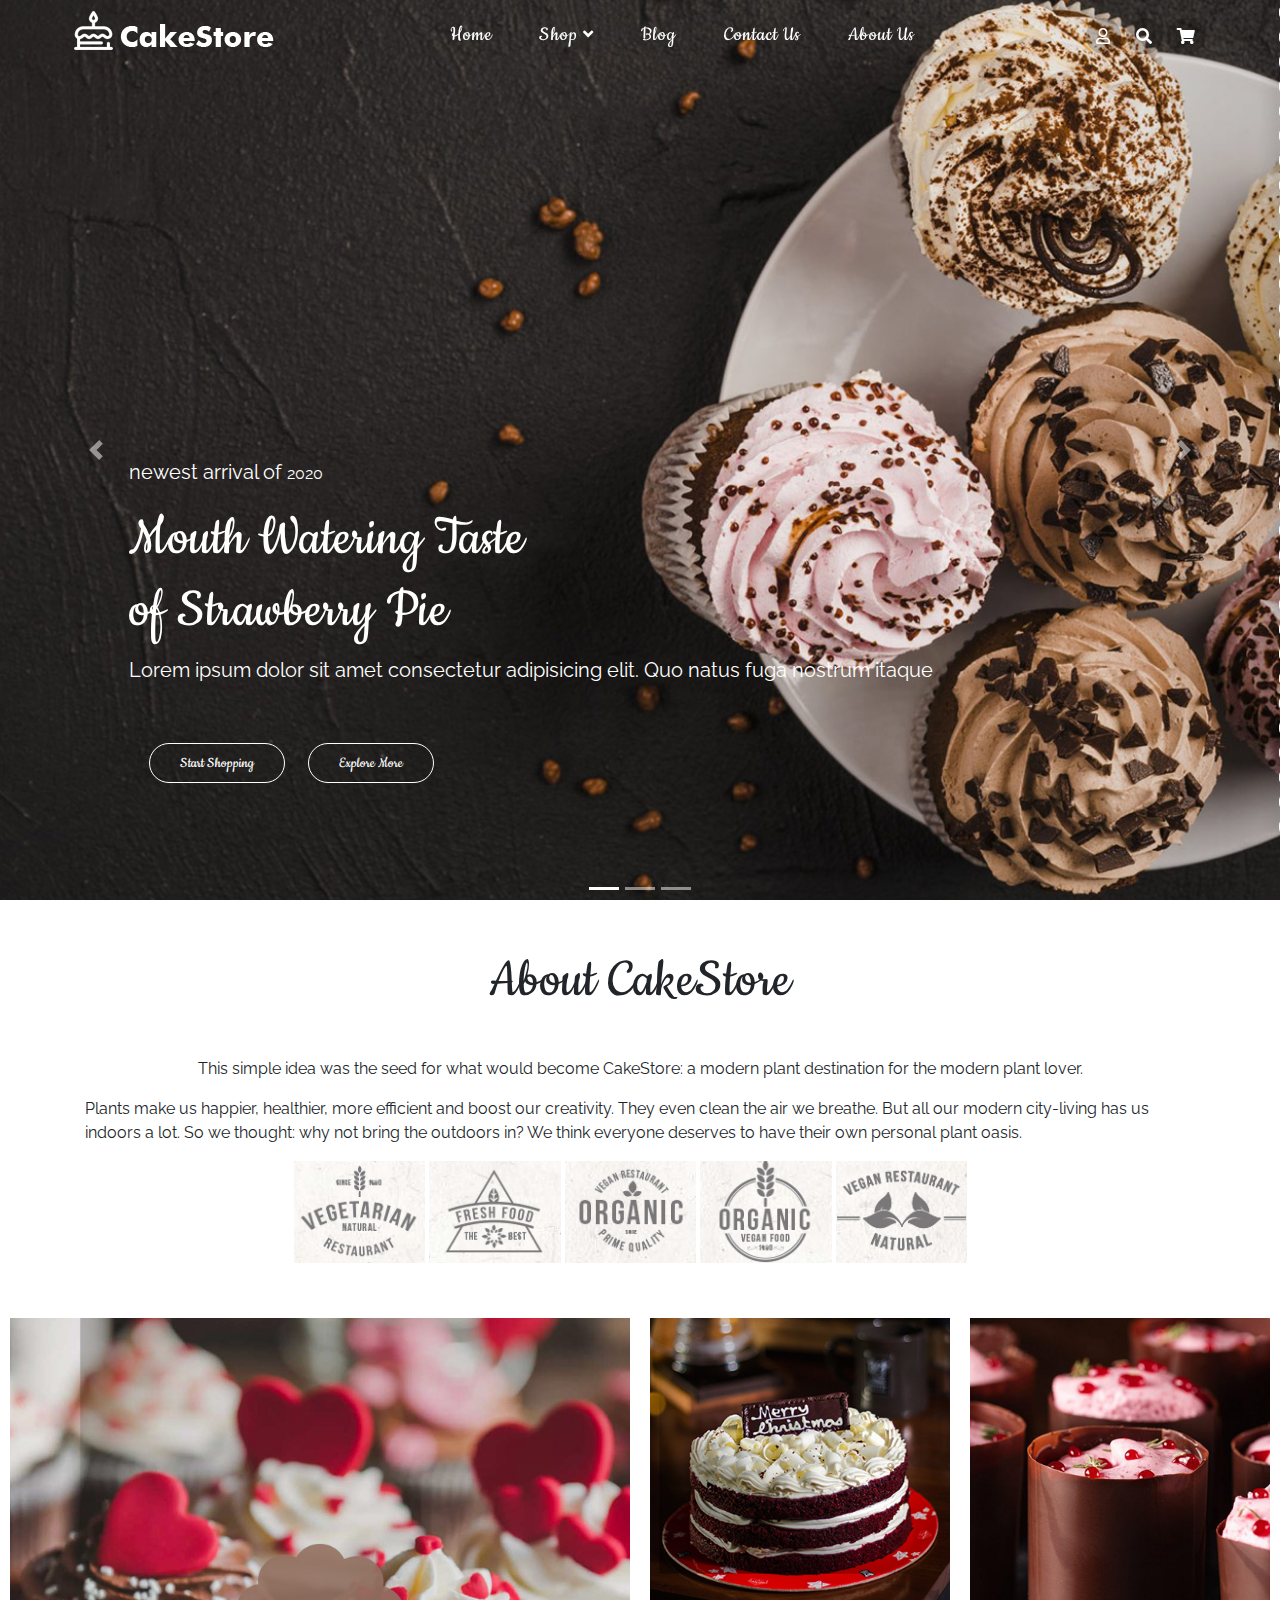
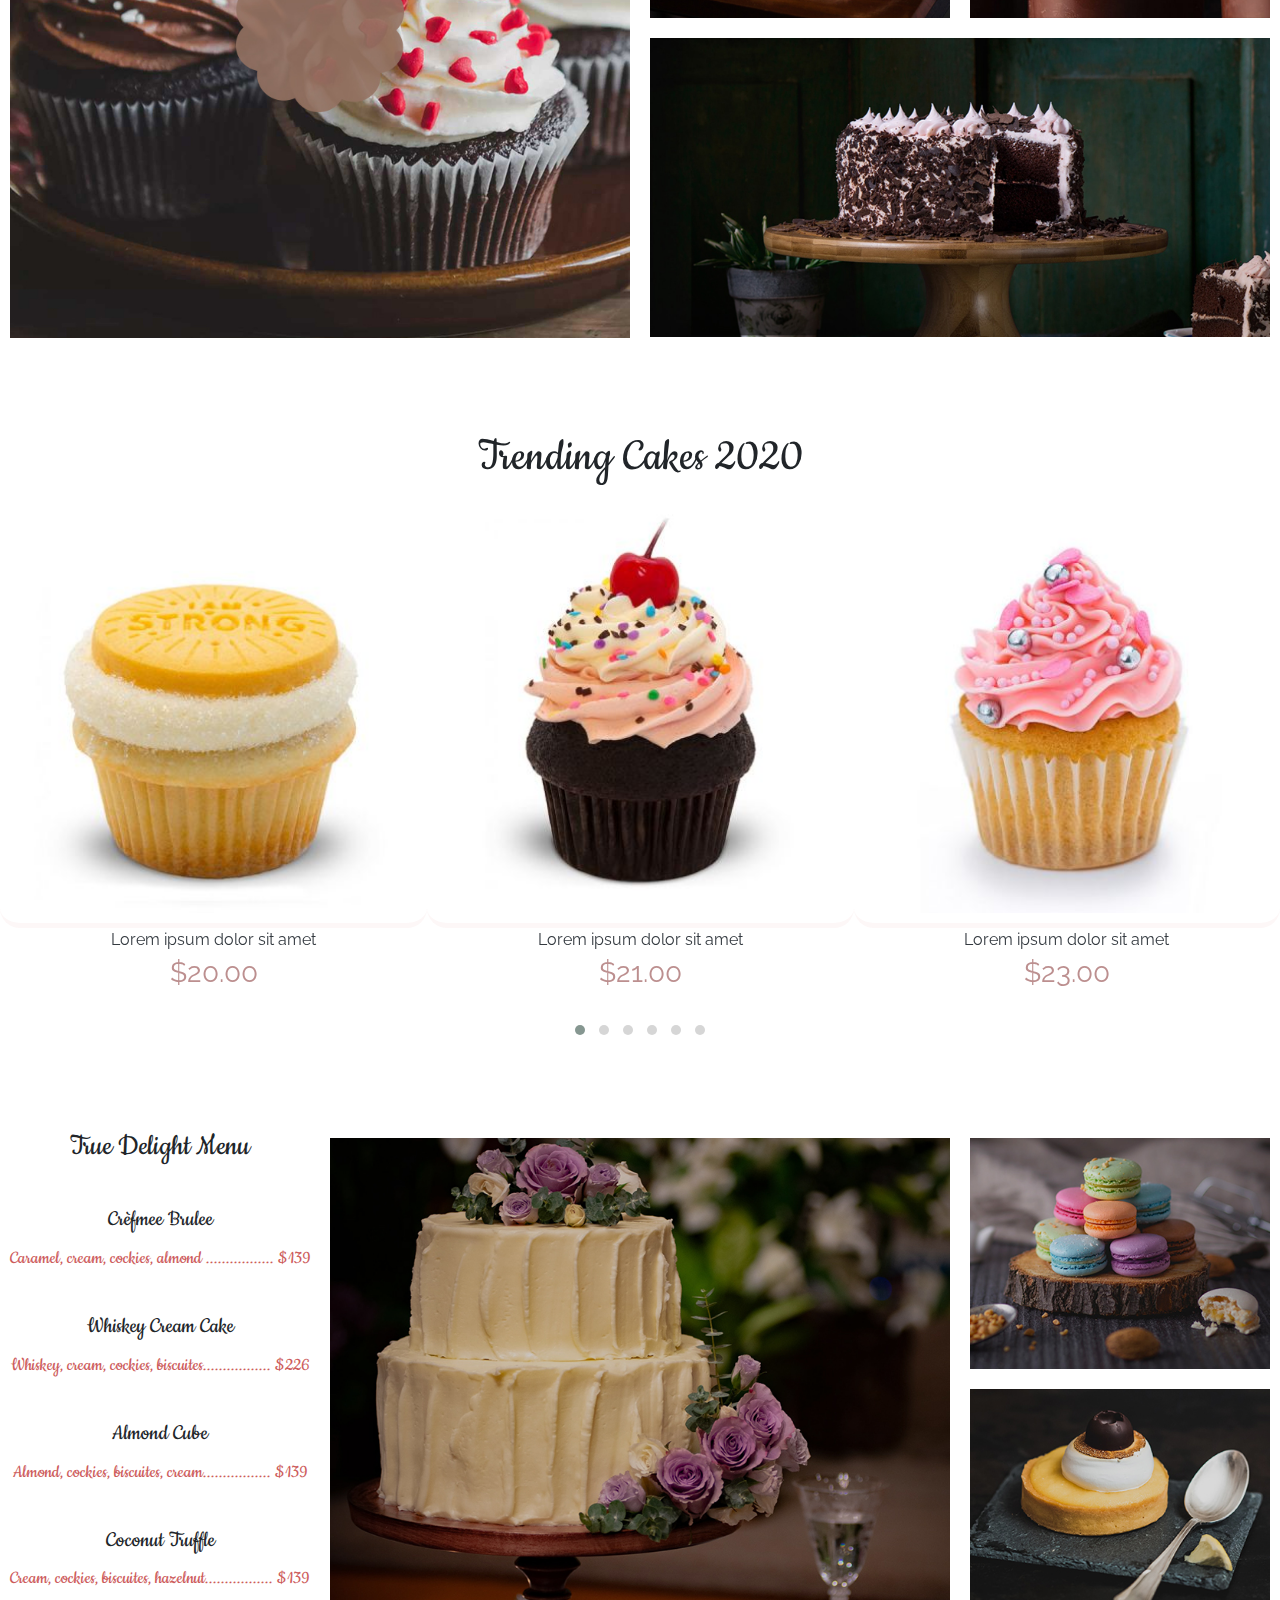
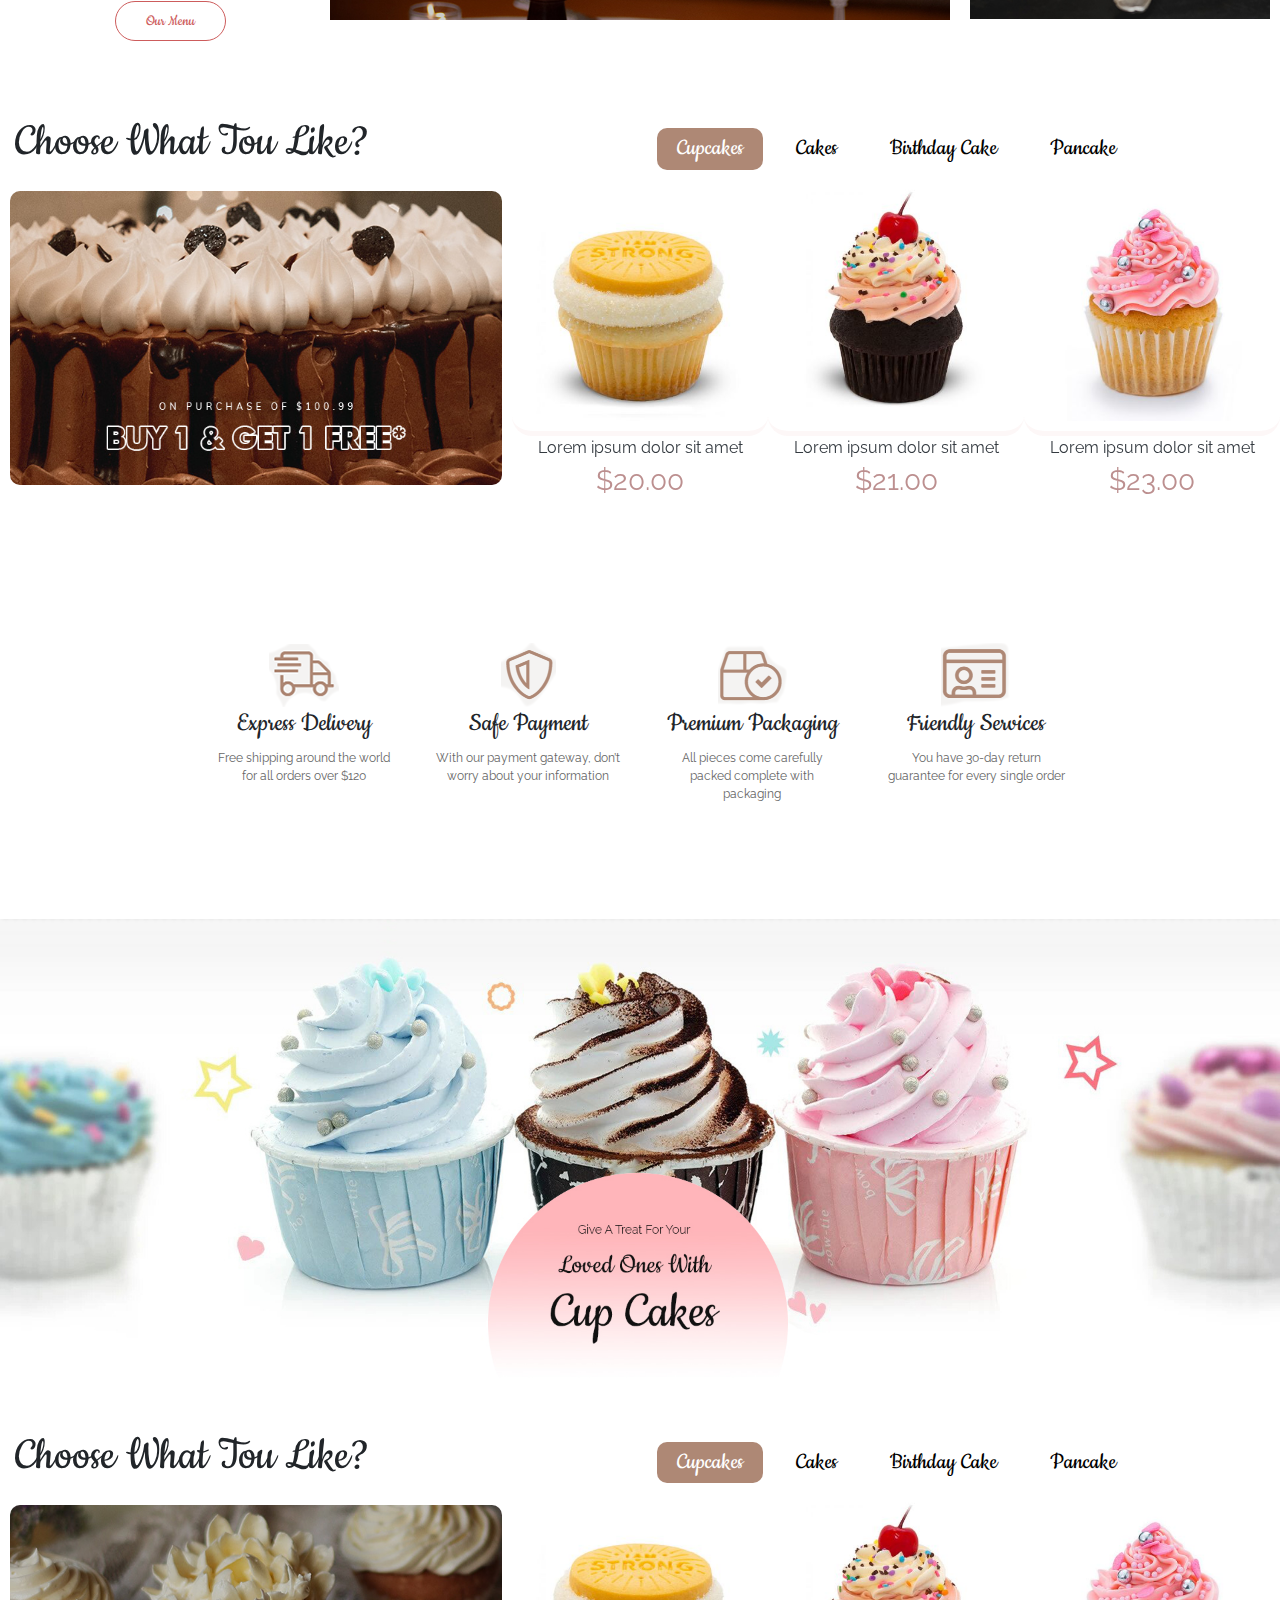
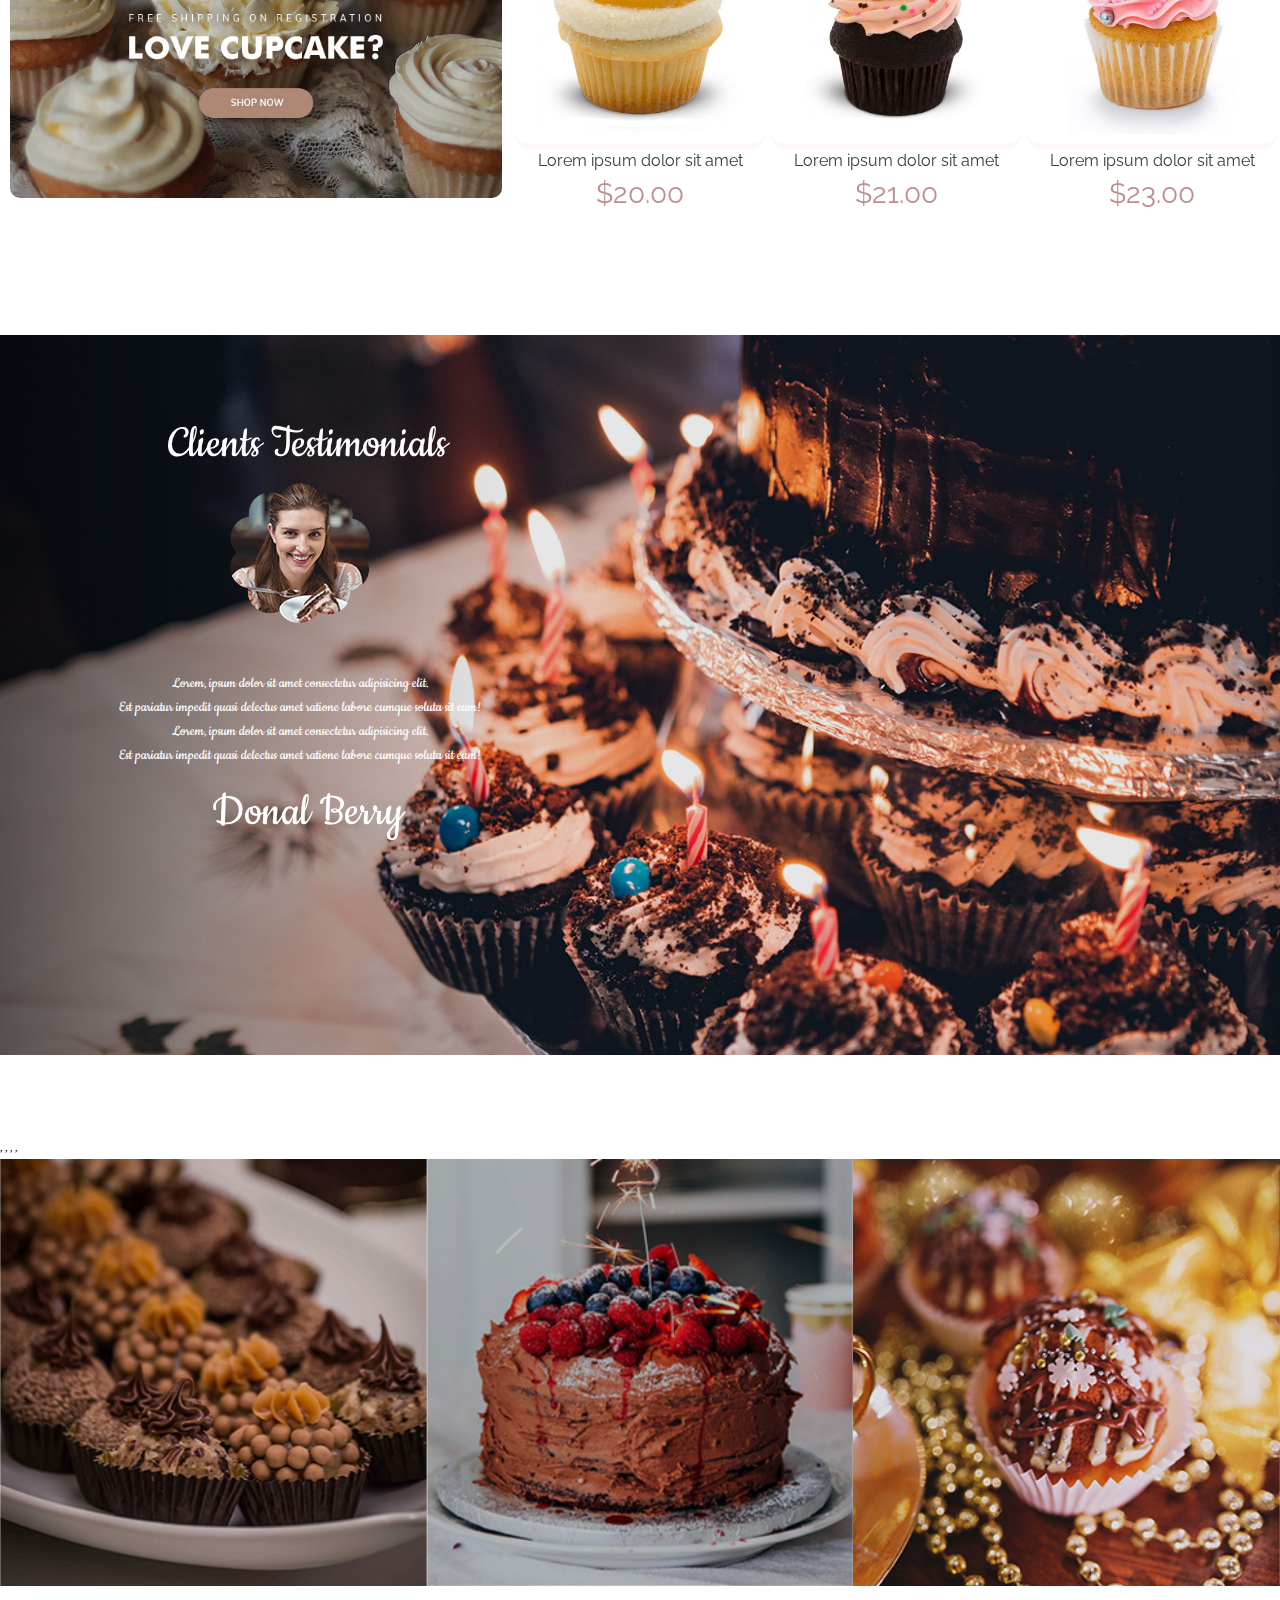
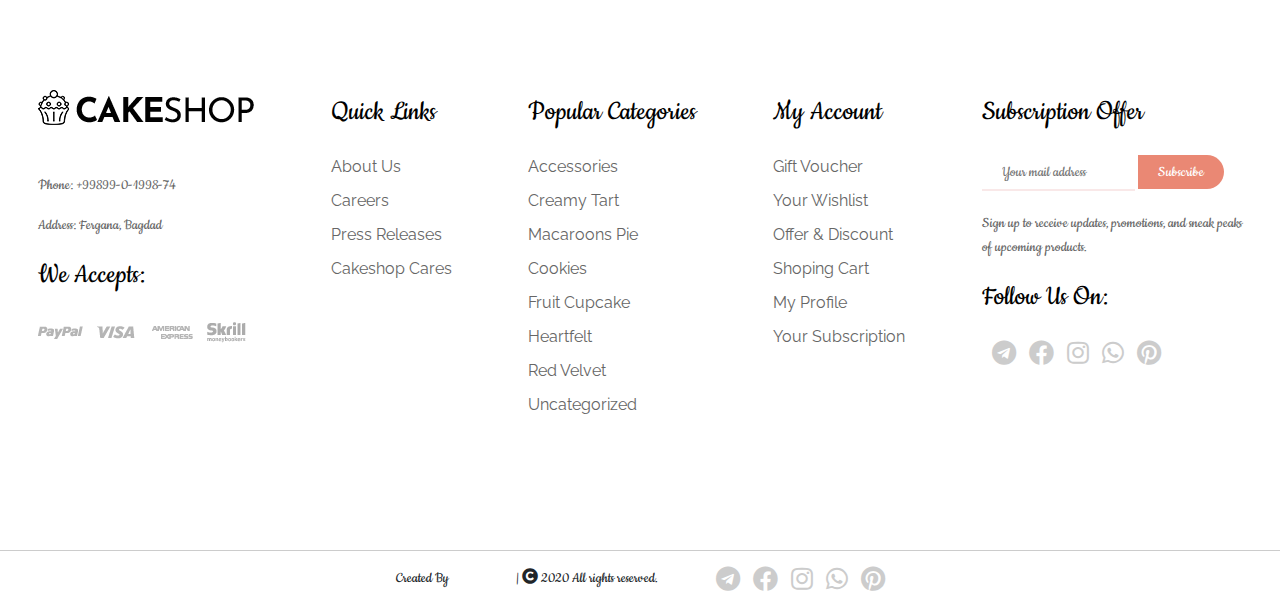
<file: index.html>
<!DOCTYPE html>
<html lang="en">

<head>
    <meta charset="UTF-8">
    <meta name="viewport" content="width=device-width, initial-scale=1.0">
    <link href="https://fonts.googleapis.com/css2?family=Cookie&display=swap" rel="stylesheet">
    <link href="https://fonts.googleapis.com/css2?family=Cookie&family=Raleway:ital@1&display=swap" rel="stylesheet">
    <link rel="icon" type="image/x-icon" href="http://magento2.magentech.com/themes/sm_cakestore/pub/static/version1604723841/frontend/Sm/cakestore/en_US/Magento_Theme/favicon.ico" />
    <link rel="stylesheet" href="OwlCarousel2-2.2.1/dist/assets/owl.carousel.css">
    <link rel="stylesheet" href="OwlCarousel2-2.2.1/dist/assets/owl.theme.default.min.css">
    <link rel="stylesheet" href="https://cdnjs.cloudflare.com/ajax/libs/font-awesome/5.15.2/css/all.min.css" />
    <link rel="stylesheet" href="css/bootstrap.min.css">
    <link rel="stylesheet" href="css/navbar.css">
    <link rel="stylesheet" href="css/style.css">
    <title>CakeStore | Home</title>
</head>

<body>
    <header id="header">
        <div class="navbar-bg" id="navbar-bg">
            <div class="logo">
                <a href="index.html">
                    <img src="img/logo/logo2.png" alt="">
                </a>
            </div>
            <ul class="navbar">
                <li><a href="index.html">Home</a></li>
                <li id="product-category"><a href="shop.html">Shop <i class="fas fa-angle-down fa-xs"></i></a>
                    <div class="shopping-category d-none d-md-block">
                        <div class="row">
                            <div class="col-md-3">
                                <ul>
                                    <span>Cup Cakes</span>
                                    <li>Mint Tea</li>
                                    <li>Lemon Tea</li>
                                    <li>Ginger Tea</li>
                                    <li>Herbal Tea</li>
                                    <li>Accessories</li>
                                    <li>Trousers</li>
                                </ul>
                            </div>
                            <div class="col-md-3">
                                <ul>
                                    <span>Cakes</span>
                                    <li>Personal Care</li>
                                    <li>Baby Care</li>
                                    <li>Hair Care</li>
                                    <li>Oral Care</li>
                                    <li>Accessories</li>
                                </ul>
                            </div>
                            <div class="col-md-3">
                                <ul>
                                    <span>Birthday Cakes</span>
                                    <li>Skin Care</li>
                                    <li>Health Food</li>
                                    <li>Protein Supplements</li>
                                    <li>Harbal Tea</li>
                                    <li>Trousers</li>
                                    <li>Iron Proteins</li>
                                    <li>Ayurveda & Herbs</li>
                                    <li>Accessories</li>
                                </ul>
                            </div>
                            <div class="col-md-3">
                                <ul>
                                    <span>PanCakes</span>
                                    <li>Makeup</li>
                                    <li>Skin Care</li>
                                    <li>Hair Care</li>
                                    <li>Tools & Accessories</li>
                                    <li>Personal Care</li>
                            </div>
                        </div>
                    </div>
                </li>
                <li><a href="blog.html"> Blog</a></li>
                <li><a href="contact.html ">Contact Us</a></li>
                <li><a href="about.html">About Us</a></li>
                </ul>
                <div class="right-nav d-none d-md-block">
                    <ul>
                        <li class="user-event">
                            <i class="far fa-user"></i>
                            <div class="event-menu card">
                                <a href="login.html" class="event-item">My Account</a>
                                <a href="wishlist.html" class="event-item">My Wish List</a>
                                <a href="register.html" class="event-item">Register</a>
                                <a href="login.html" class="event-item">Login</a>
                            </div>
                        </li>
                        <li><i class="fas fa-search"></i></li>
                        <li class="cart-event"><a href="shopping-cart.html"><i class="fas fa-shopping-cart"></i></a></li>
                    </ul>
                </div>
                <div class="burger">
                    <div class="line1"></div>
                    <div class="line2"></div>
                    <div class="line3"></div>
                </div>
        </div>
    </header>
    <div id="carouselExampleIndicators" class="carousel slide" data-ride="carousel">
        <ol class="carousel-indicators">
            <li data-target="#carouselExampleIndicators" data-slide-to="0" class="active"></li>
            <li data-target="#carouselExampleIndicators" data-slide-to="1"></li>
            <li data-target="#carouselExampleIndicators" data-slide-to="2"></li>
        </ol>
        <div class="carousel-inner" role="listbox">
            <!-- Slide One - Set the background image for this slide in the line below -->
            <div class="carousel-item active" style="background-image: url(img/item-1.jpg)">
                <div class="carousel-caption">
                    <div class="ban-text">
                        <p>newest arrival of <span>2020</span></p>
                        <h2>Mouth Watering Taste <br> of Strawberry Pie</h2>
                        <p>Lorem ipsum dolor sit amet consectetur adipisicing elit. Quo natus fuga nostrum itaque</p>
                        <div class="link-btn d-none d-md-block">
                            <a href="shop.html">Start Shopping</a>
                            <a href="about.html">Explore More</a>
                        </div>
                    </div>
                </div>
            </div>
            <!-- Slide Two - Set the background image for this slide in the line below -->
            <div class="carousel-item" style="background-image: url(img/item-2.jpg)">
                <div class="carousel-caption">
                    <div class="ban-text">
                        <p>newest arrival of <span>2020</span></p>
                        <h2>Mouth Watering Taste <br> of Strawberry Pie</h2>
                        <p>Lorem ipsum dolor sit amet consectetur adipisicing elit. Quo natus fuga nostrum itaque</p>
                        <div class="link-btn d-none d-md-block">
                            <a href="shop.html">Start Shopping</a>
                            <a href="about.html">Explore More</a>
                        </div>
                    </div>
                </div>
            </div>
            <!-- Slide Three - Set the background image for this slide in the line below -->
            <div class="carousel-item" style="background-image: url('img/item-3.jpg')">
                <div class="carousel-caption">
                    <div class="ban-text">
                        <p>newest arrival of <span>2020</span></p>
                        <h2>Mouth Watering Taste <br> of Strawberry Pie</h2>
                        <p>Lorem ipsum dolor sit amet consectetur adipisicing elit. Quo natus fuga nostrum itaque</p>
                        <div class="link-btn d-none d-md-block">
                            <a href="shop.html">Start Shopping</a>
                            <a href="about.html">Explore More</a>
                        </div>
                    </div>
                </div>
            </div>
            <a class="carousel-control-prev" href="#carouselExampleIndicators" role="button" data-slide="prev">
                <span class="carousel-control-prev-icon" aria-hidden="true"></span>
                <span class="sr-only">Previous</span>
            </a>
            <a class="carousel-control-next" href="#carouselExampleIndicators" role="button" data-slide="next">
                <span class="carousel-control-next-icon" aria-hidden="true"></span>
                <span class="sr-only">Next</span>
            </a>
        </div>
    </div>
    <div class="up-btn">
        <a href="#header"><i class="fas fa-chevron-up"></i></a>
    </div>
    <div class="container">
        <div class="about-box">
            <h2>About CakeStore</h2>
            <p>This simple idea was the seed for what would become CakeStore: a modern plant destination for the modern plant lover.</p>
            <p>Plants make us happier, healthier, more efficient and boost our creativity. They even clean the air we breathe. But all our modern city-living has us indoors a lot. So we thought: why not bring the outdoors in? We think everyone deserves to
                have their own personal plant oasis.
            </p>
            <div class="about-img">
                <img src="img/abou-img/b1.jpg" alt="">
                <img src="img/abou-img/b2.jpg" alt="">
                <img src="img/abou-img/b3.jpg" alt="">
                <img src="img/abou-img/b4.jpg" alt="">
                <img src="img/abou-img/b5.jpg" alt="">
            </div>
        </div>
    </div>
    <div class="about-gallery">
        <div class="row">
            <div class="col-md-6">
                <div class="right-col">
                    <img src="img/item-8.jpg" alt="" class="img-fluid">
                </div>
            </div>
            <div class="col-md-6">
                <div class="row">
                    <div class="col-md-6">
                        <div class="left-col">
                            <img src="img/item-9.jpg" alt="" class="img-fluid">
                        </div>
                    </div>
                    <div class="col-md-6">
                        <div class="left-col">
                            <img src="img/item-10.jpg" alt="" class="img-fluid">
                        </div>
                    </div>
                </div>
                <div class="row">
                    <div class="col-md-12">
                        <div class="left-col">
                            <img src="img/item-11.jpg" alt="" class="img-fluid">
                        </div>
                    </div>
                </div>
            </div>
        </div>
    </div>
    <div class="owl-box">
        <h2>Trending Cakes 2020</h2>
        <!-- <div class="slide-section">
            <div class="slide-content"></div>
            <div class="slider-btn">
                <button class="perv" type="button">perv</button>
                <button class="next" type="button">next</button>
            </div>

        </div> -->
        <div class="owl-carousel owl-theme slide-data">

        </div>
    </div>
    <div class="delight-menu">
        <div class="row">
            <div class="col-xl-3 col-md-12  d-none d-lg-block">
                <div class="left-sidebar">
                    <h2>True Delight Menu</h2>
                    <div class="menu">
                        <h4>Crèfmee Brulee</h4>
                        <p>Caramel, cream, cockies, almond ................. <span>$139</span></p>
                    </div>
                    <div class="menu">
                        <h4>Whiskey Cream Cake</h4>
                        <p>Whiskey, cream, cockies, biscuites................. <span>$226</span></p>
                    </div>
                    <div class="menu">
                        <h4>Almond Cube</h4>
                        <p>Almond, cockies, biscuites, cream................. <span>$139</span></p>
                    </div>
                    <div class="menu">
                        <h4>Coconut Truffle</h4>
                        <p>Cream, cockies, biscuites, hazelnut................. <span>$139</span></p>
                    </div>
                    <a href="#">Our Menu</a>
                </div>
            </div>
            <div class="col-xl-9 col-md-12">
                <div class="row">
                    <div class="col-md-8">
                        <div class="right-sidebar">
                            <img src="img/item-12.jpg" alt="">
                        </div>
                    </div>
                    <div class="col-md-4">
                        <div class="row">
                            <div class="col-md-12">
                                <div class="right-sidebar">
                                    <img src="img/item-13.jpg" alt="">
                                </div>
                            </div>
                        </div>
                        <div class="row">
                            <div class="col-md-12">
                                <div class="right-sidebar">
                                    <img src="img/item-14.jpg" alt="">
                                </div>
                            </div>
                        </div>
                    </div>
                </div>
            </div>
        </div>
    </div>
    <div class="choose-like-box">
        <div class="left-like-box">
            <div class="left-img">
                <div class="title">
                    <h2>Choose What Tou Like?</h2>
                </div>
                <div class="drop-box">
                    <select name="Category" id="category">
                        <option value="cupcakes">Cupcakes</option>
                        <option value="cakes">Cakes</option>
                        <option value="birthday">Birthday Cake</option>
                        <option value="pancake">Pancake</option>
                    </select>
                </div>
                <img src="img/item-15.jpg" alt="">
            </div>
        </div>
        <div class="right-like-box">
            <div class="category-bnt">
                <div class="btn-group d-none d-md-block">
                    <button class="active-category-btn category" data-id="cupcake">Cupcakes</button>
                    <button class="category" data-id="cake">Cakes</button>
                    <button class="category" data-id="brtdcake">Birthday Cake</button>
                    <button class="category" data-id="pancake">Pancake</button>
                </div>
            </div>
            <div class="owl-carousel slider"></div>
        </div>
    </div>
    <div class="services">
        <div class="service-box">
            <div class="row">
                <div class="col-md-3">
                    <div class="service-item">
                        <img src="img/icon/icon1.png" alt="">
                        <h3>Express Delivery</h3>
                        <p>Free shipping around the world for all orders over $120</p>
                    </div>
                </div>
                <div class="col-md-3">
                    <div class="service-item">
                        <img src="img/icon/icon2.png" alt="">
                        <h3>Safe Payment</h3>
                        <p>With our payment gateway, don’t worry about your information</p>
                    </div>
                </div>
                <div class="col-md-3">
                    <div class="service-item">
                        <img src="img/icon/icon3.png" alt="">
                        <h3>Premium Packaging</h3>
                        <p>All pieces come carefully packed complete with packaging</p>
                    </div>
                </div>
                <div class="col-md-3">
                    <div class="service-item">
                        <img src="img/icon/icon4.png" alt="">
                        <h3>Friendly Services</h3>
                        <p>You have 30-day return guarantee for every single order</p>
                    </div>
                </div>
            </div>
        </div>
    </div>
    <div class="main-banner">
        <img src="img/item-7.jpg" alt="">
    </div>
    <div class="choose-like-box">
        <div class="left-like-box">
            <div class="left-img">
                <div class="title">
                    <h2>Choose What Tou Like?</h2>
                </div>
                <div class="drop-box">
                    <select name="Category" id="category">
                        <option value="cupcakes">Cupcakes</option>
                        <option value="cakes">Cakes</option>
                        <option value="birthday">Birthday Cake</option>
                        <option value="pancake">Pancake</option>
                    </select>
                </div>
                <img src="img/item-16.jpg" alt="">
            </div>
        </div>
        <div class="right-like-box">
            <div class="category-bnt">
                <div class="btn-group d-none d-md-block">
                    <button class="active-category-btn category" data-id="cupcake">Cupcakes</button>
                    <button class="category" data-id="cake">Cakes</button>
                    <button class="category" data-id="brtdcake">Birthday Cake</button>
                    <button class="category" data-id="pancake">Pancake</button>
                </div>

            </div>
            <div class="owl-carousel slider"></div>
        </div>
    </div>
    <div class="testimonials">
        <div class="client">
            <div class="title">
                <h2>Clients Testimonials</h2>
            </div>
            <img src="img/client1.png" alt="">
            <p class="mt-5">Lorem, ipsum dolor sit amet consectetur adipisicing elit. <br> Est pariatur impedit quasi delectus amet ratione labore cumque soluta sit eum! <br> Lorem, ipsum dolor sit amet consectetur adipisicing elit. <br> Est pariatur impedit quasi delectus
                amet ratione labore cumque soluta sit eum!</p>
            <div class="title">
                <h2>Donal Berry</h2>
            </div>
        </div>
    </div>
    <div class="owl-carousel mt-3 footerGallery "></div>

    <div class="footer-sidebar">
        <div class="address-box">
            <img src="img/logo/logo-ft2.png" alt="">
            <p class="mt-5">Phone: +99899-0-1998-74</p>
            <p>Address: Fergana, Bagdad</p>
            <p class="title-p-style ">We Accepts:</p>
            <img src="img/icon/payment-footer.png" alt="">
        </div>
        <div class="links">
            <p class="title-p-style ">Quick Links</p>
            <ul>
                <li>About Us</li>
                <li>Careers</li>
                <li> Press Releases</li>
                <li> Cakeshop Cares</li>
            </ul>
        </div>
        <div class="categories">
            <p class="title-p-style "> Popular Categories</p>
            <ul>
                <li>Accessories</li>
                <li>Creamy Tart</li>
                <li>Macaroons Pie</li>
                <li>Cookies</li>
                <li>Fruit Cupcake</li>
                <li>Heartfelt</li>
                <li>Red Velvet</li>
                <li>Uncategorized</li>
            </ul>
        </div>
        <div class="account">
            <p class="title-p-style ">My Account</p>
            <ul>
                <li>Gift Voucher</li>
                <li>Your Wishlist</li>
                <li>Offer & Discount</li>
                <li>Shoping Cart</li>
                <li>My Profile</li>
                <li>Your Subscription</li>
            </ul>
        </div>
        <div class="subscribtion">
            <p class="title-p-style ">Subscription Offer</p>
            <div class="input-box">
                <input type="email" placeholder="Your mail address">
                <button>Subscribe</button>
            </div>
            <p>Sign up to receive updates, promotions, and sneak peaks <br> of upcoming products.</p>
            <p class="title-p-style ">Follow Us On:</p>
            <div class="icon">
                <a href="#"><i class="fab fa-telegram"></i></a>
                <a href="#"><i class="fab fa-facebook"></i></a>
                <a href="#"><i class="fab fa-instagram"></i></a>
                <a href="#"><i class="fab fa-whatsapp"></i></a>
                <a href="#"><i class="fab fa-pinterest  "></i></a>
            </div>
        </div>
    </div>
    <footer>
        <span>Created By <a href="#">Umidjon098</a> | <span class="fas fa-copyright"></span> 2020 All rights reserved. </span>
        <span class="ml-5">
            <div class="icon d-none d-md-block">
                <a href="#"><i class="fab fa-telegram"></i></a>
                <a href="#"><i class="fab fa-facebook"></i></a>
                <a href="#"><i class="fab fa-instagram"></i></a>
                <a href="#"><i class="fab fa-whatsapp"></i></a>
                <a href="#"><i class="fab fa-pinterest  "></i></a>
            </div>
    </span>
    </footer>
    <script src="js/jquery-1.11.0.min.js"></script>
    <script src="js/bootstrap.min.js"></script>
    <script type="module" src="js/data.js"></script>
    <script type="module" src="js/index.js"></script>
    <script src="js/navbar.js"></script>
    <script src="OwlCarousel2-2.2.1/docs/assets/vendors/jquery.min.js"></script>
    <script src="OwlCarousel2-2.2.1/dist/owl.carousel.min.js"></script>
</body>

</html>
</file>
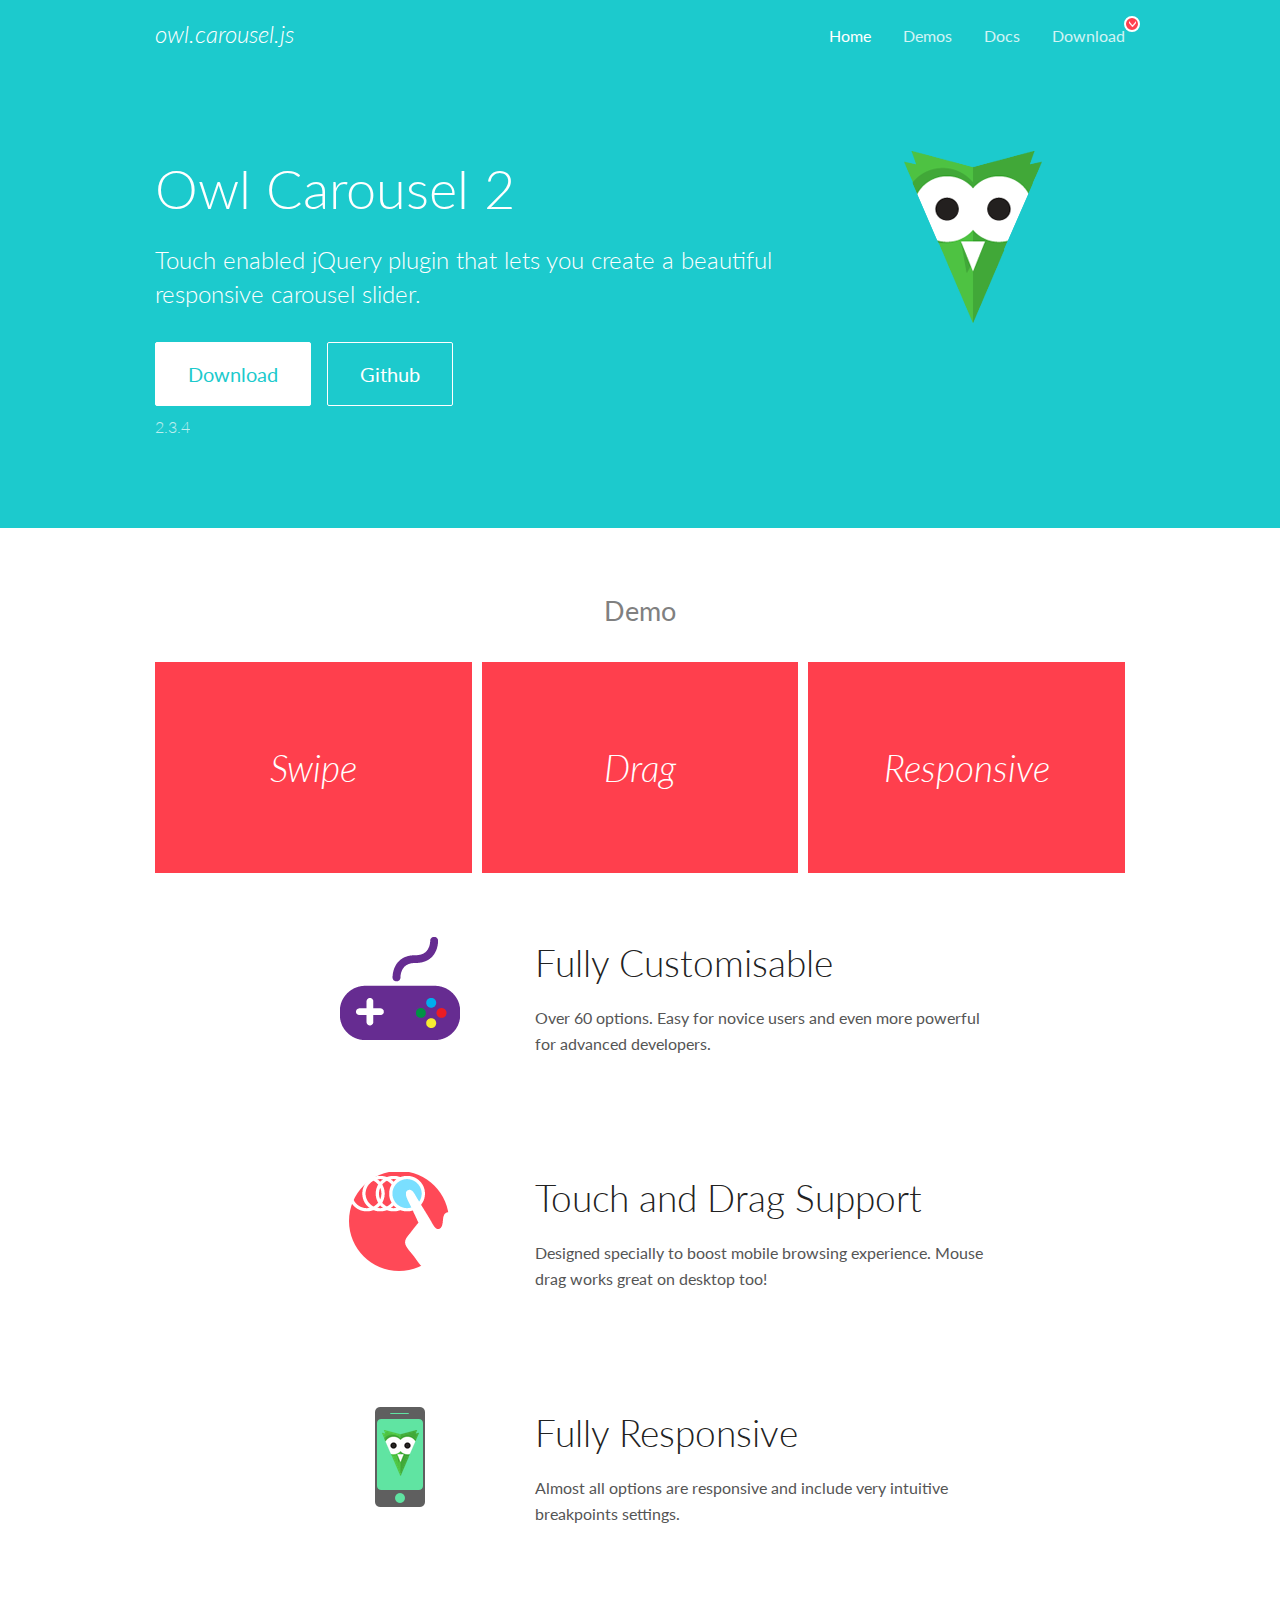
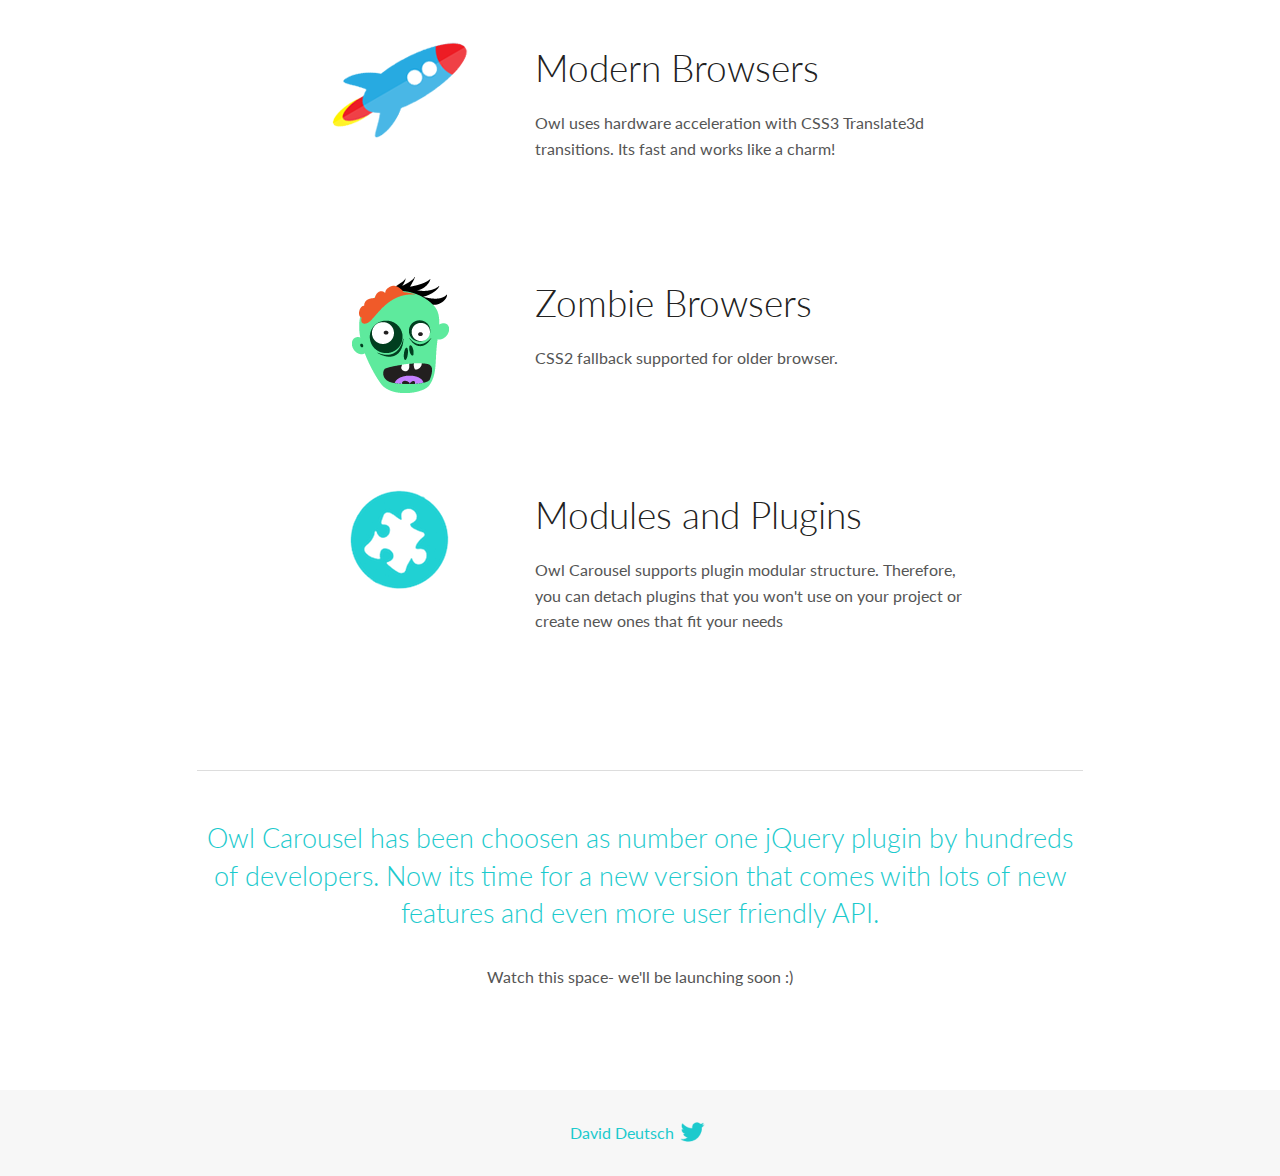
<file: OwlCarousel2-2.2.1/docs/index.html>
<!DOCTYPE html>
<html lang="en">
  <head>

    <!-- head -->
    <meta charset="utf-8">
    <meta name="msapplication-tap-highlight" content="no" />
    <meta name="viewport" content="width=device-width, initial-scale=1.0" />
    <meta name="description" content="Touch enabled jQuery plugin that lets you create beautiful responsive carousel slider.">
    <meta name="author" content="David Deutsch">
    <title>
      Home | Owl Carousel | 2.3.4
    </title>

    <!-- Stylesheets -->
    <link href='https://fonts.googleapis.com/css?family=Lato:300,400,700,400italic,300italic' rel='stylesheet' type='text/css'>
    <link rel="stylesheet" href="assets/css/docs.theme.min.css">

    <!-- Owl Stylesheets -->
    <link rel="stylesheet" href="assets/owlcarousel/assets/owl.carousel.min.css">
    <link rel="stylesheet" href="assets/owlcarousel/assets/owl.theme.default.min.css">

    <!-- HTML5 shim and Respond.js IE8 support of HTML5 elements and media queries -->

    <!--[if lt IE 9]>
      <script src="https://oss.maxcdn.com/libs/html5shiv/3.7.0/html5shiv.js"></script>
      <script src="https://oss.maxcdn.com/libs/respond.js/1.3.0/respond.min.js"></script>
    <![endif]-->

    <!-- Favicons -->
    <link rel="apple-touch-icon-precomposed" sizes="144x144" href="assets/ico/apple-touch-icon-144-precomposed.png">
    <link rel="shortcut icon" href="assets/ico/favicon.png">
    <link rel="shortcut icon" href="favicon.ico">

    <!-- Yeah i know js should not be in header. Its required for demos.-->

    <!-- javascript -->
    <script src="assets/vendors/jquery.min.js"></script>
    <script src="assets/owlcarousel/owl.carousel.js"></script>
  </head>
  <body>

    <!-- header -->
    <header class="header">
      <div class="row">
        <div class="large-12 columns">
          <div class="brand left">
            <h3>
              <a href="/OwlCarousel2/">owl.carousel.js</a> 
            </h3>
          </div>
          <a id="toggle-nav" class="right">
            <span></span> <span></span> <span></span> 
          </a> 
          <div class="nav-bar">
            <ul class="clearfix">
              <li class="active">
                <a href="/OwlCarousel2/index.html">Home</a> 
              </li>
              <li> <a href="/OwlCarousel2/demos/demos.html">Demos</a>  </li>
              <li> <a href="/OwlCarousel2/docs/started-welcome.html">Docs</a>  </li>
              <li>
                <a href="https://github.com/OwlCarousel2/OwlCarousel2/archive/2.3.4.zip">Download</a> 
                <span class="download"></span> 
              </li>
            </ul>
          </div>
        </div>
      </div>
    </header>

    <!-- home panel -->
    <section id="hero">
      <div class="row">
        <div class="large-8 medium-8 columns">
          <h1>Owl Carousel 2</h1>
          <h4>Touch enabled jQuery plugin that lets you create a beautiful responsive carousel slider.</h4>
          <a href="https://github.com/OwlCarousel2/OwlCarousel2/archive/2.3.4.zip" class="hero-button">Download</a> 
          <a href="https://github.com/OwlCarousel2/OwlCarousel2" class="hero-button outline">Github</a> 
          <p>2.3.4</p>
        </div>
        <div class="large-4 medium-4 columns">
          <img class="owl-logo" src="assets/img/owl-logo.png" alt="mr. Owl">
        </div>
      </div>
    </section>

    <!-- body -->
    <div class="home-demo">
      <div class="row">
        <div class="large-12 columns">
          <h3>Demo</h3>
          <div class="owl-carousel">
            <div class="item">
              <h2>Swipe</h2>
            </div>
            <div class="item">
              <h2>Drag</h2>
            </div>
            <div class="item">
              <h2>Responsive</h2>
            </div>
            <div class="item">
              <h2>CSS3</h2>
            </div>
            <div class="item">
              <h2>Fast</h2>
            </div>
            <div class="item">
              <h2>Easy</h2>
            </div>
            <div class="item">
              <h2>Free</h2>
            </div>
            <div class="item">
              <h2>Upgradable</h2>
            </div>
            <div class="item">
              <h2>Tons of options</h2>
            </div>
            <div class="item">
              <h2>Infinity</h2>
            </div>
            <div class="item">
              <h2>Auto Width</h2>
            </div>
          </div>
        </div>
      </div>
    </div>
    <script>
      var owl = $('.owl-carousel');
      owl.owlCarousel({
        margin: 10,
        loop: true,
        responsive: {
          0: {
            items: 1
          },
          600: {
            items: 2
          },
          1000: {
            items: 3
          }
        }
      })
    </script>

    <!-- features -->
    <div id="features">
      <div class="row">
        <div class="small-12 medium-9 small-centered columns">
          <section class="row feature">
            <div class="medium-4 small-12 columns">
              <img src="assets/img/feature-options.png" alt="">
            </div>
            <div class="medium-8 small-12 columns">
              <h2>Fully Customisable</h2>
              <p>Over 60 options. Easy for novice users and even more powerful for advanced developers.</p>
            </div>
          </section>
          <section class="row feature">
            <div class="medium-4 small-12 columns">
              <img src="assets/img/feature-drag.png" alt="">
            </div>
            <div class="medium-8 small-12 columns">
              <h2>Touch and Drag Support</h2>
              <p>Designed specially to boost mobile browsing experience. Mouse drag works great on desktop too!</p>
            </div>
          </section>
          <section class="row feature">
            <div class="medium-4 small-12 columns">
              <img src="assets/img/feature-responsive.png" alt="">
            </div>
            <div class="medium-8 small-12 columns">
              <h2>Fully Responsive</h2>
              <p>Almost all options are responsive and include very intuitive breakpoints settings.</p>
            </div>
          </section>
          <section class="row feature">
            <div class="medium-4 small-12 columns">
              <img src="assets/img/feature-modern.png" alt="">
            </div>
            <div class="medium-8 small-12 columns">
              <h2>Modern Browsers</h2>
              <p>Owl uses hardware acceleration with CSS3 Translate3d transitions. Its fast and works like a charm! </p>
            </div>
          </section>
          <section class="row feature">
            <div class="medium-4 small-12 columns">
              <img src="assets/img/feature-zombie.png" alt="">
            </div>
            <div class="medium-8 small-12 columns">
              <h2>Zombie Browsers</h2>
              <p>CSS2 fallback supported for older browser.</p>
            </div>
          </section>
          <section class="row feature">
            <div class="medium-4 small-12 columns">
              <img src="assets/img/feature-module.png" alt="">
            </div>
            <div class="medium-8 small-12 columns">
              <h2>Modules and Plugins</h2>
              <p>Owl Carousel supports plugin modular structure. Therefore, you can detach plugins that you won&#x27;t use on your project or create new ones that fit your needs</p>
            </div>
          </section>
        </div>
      </div>
    </div>

    <!-- footer -->
    <section id="teaser-text">
      <div class="row">
        <div class="small-12 medium-11 small-centered columns">
          <hr>
          <h3 id="owl-carousel-has-been-choosen-as-number-one-jquery-plugin-by-hundreds-of-developers-now-its-time-for-a-new-version-that-comes-with-lots-of-new-features-and-even-more-user-friendly-api-">Owl Carousel has been choosen as number one jQuery plugin by hundreds of developers. Now its time for a new version that comes with lots of new features and even more user friendly API.</h3>
          <p>Watch this space- we&#39;ll be launching soon :)</p>
        </div>
      </div>
    </section>

    <!-- footer -->
    <footer class="footer">
      <div class="row">
        <div class="large-12 columns">
          <h5>
            <a href="/OwlCarousel2/docs/support-contact.html">David Deutsch</a> 
            <a id="custom-tweet-button" href="https://twitter.com/share?url=https://github.com/OwlCarousel2/OwlCarousel2&text=Owl Carousel - This is so awesome! " target="_blank"></a> 
          </h5>
        </div>
      </div>
    </footer>

    <!-- vendors -->
    <script src="assets/vendors/highlight.js"></script>
    <script src="assets/js/app.js"></script>
  </body>
</html>
</file>
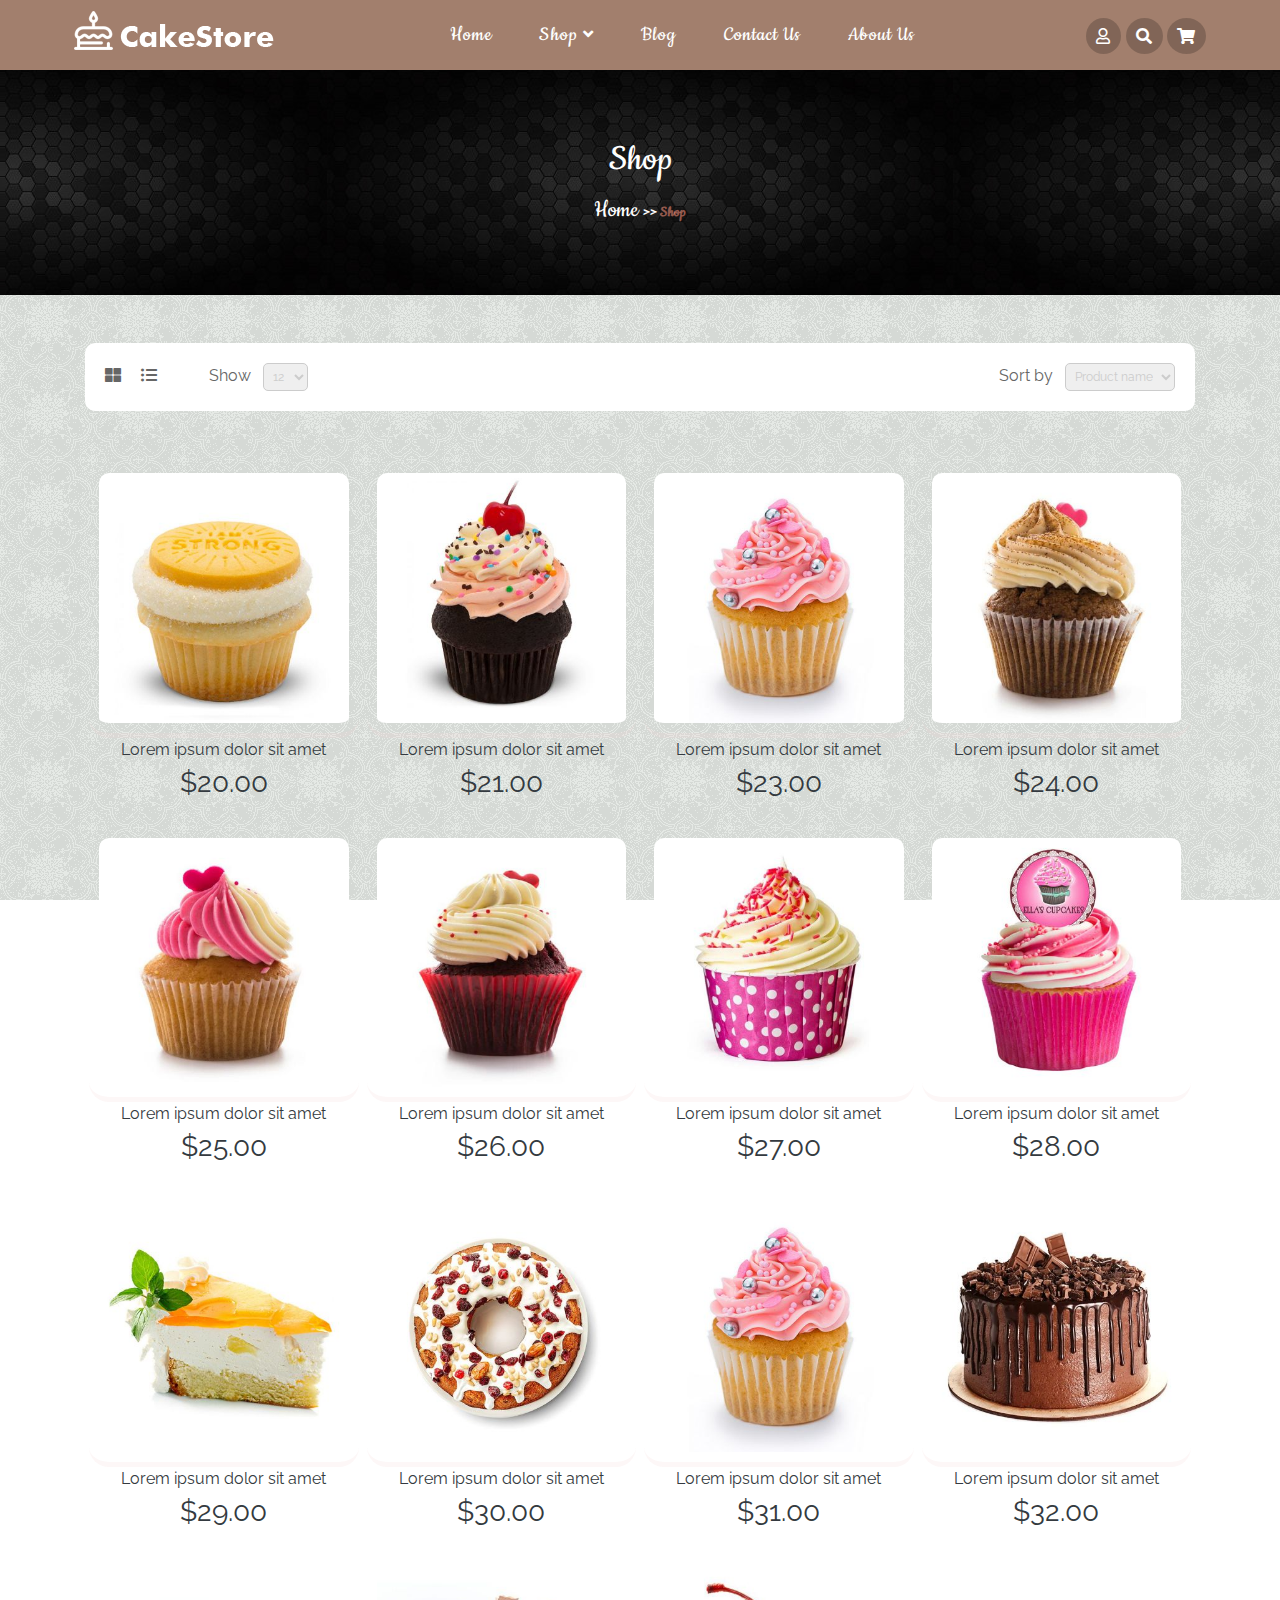
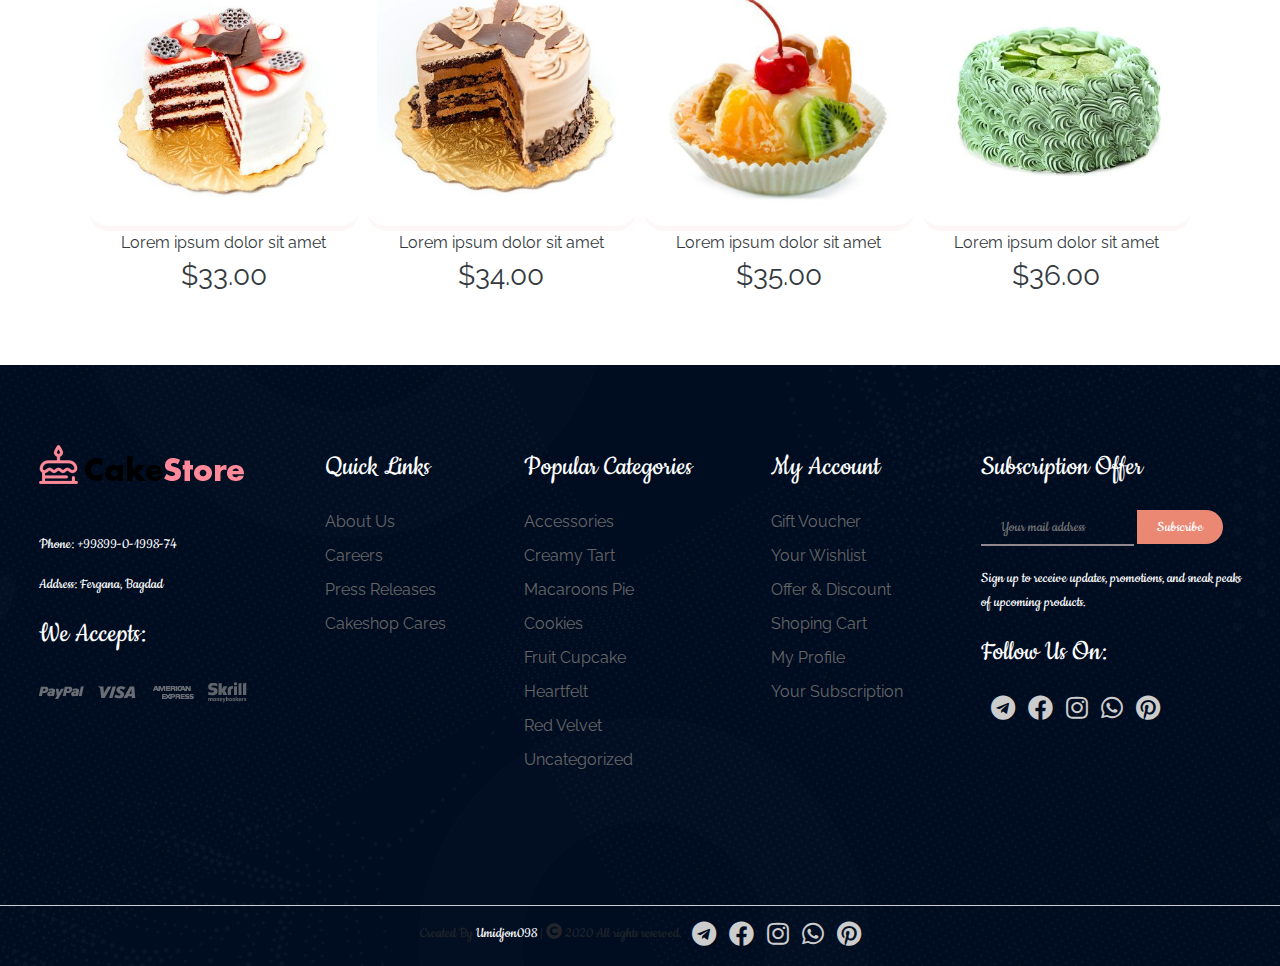
<file: shop.html>
<!DOCTYPE html>
<html lang="en">

<head>
    <meta charset="UTF-8">
    <meta name="viewport" content="width=device-width, initial-scale=1.0">
    <link href="https://fonts.googleapis.com/css2?family=Cookie&display=swap" rel="stylesheet">
    <link href="https://fonts.googleapis.com/css2?family=Cookie&family=Raleway:ital@1&display=swap" rel="stylesheet">
    <link rel="stylesheet" href="https://cdnjs.cloudflare.com/ajax/libs/font-awesome/5.15.2/css/all.min.css" />
    <link rel="stylesheet" href="css/bootstrap.min.css">
    <link rel="stylesheet" href="css/navbar.css">
    <link rel="stylesheet" href="css/style.css">
    <title>CakeStore | Shop</title>
</head>

<body>
    <header id="header">
        <div class="navbar-bg">
            <div class="logo">
                <a href="index.html">
                    <img src="img/logo/logo2.png" alt="">
                </a>
            </div>
            <ul class="navbar">
                <li><a href="index.html">Home</a></li>
                <li id="product-category"><a href="shop.html">Shop <i class="fas fa-angle-down fa-xs"></i></a>
                    <div class="shopping-category d-none d-md-block">
                        <div class="row">
                            <div class="col-md-3">
                                <ul>
                                    <span>Cup Cakes</span>
                                    <li>Mint Tea</li>
                                    <li>Lemon Tea</li>
                                    <li>Ginger Tea</li>
                                    <li>Herbal Tea</li>
                                    <li>Accessories</li>
                                    <li>Trousers</li>
                                </ul>
                            </div>
                            <div class="col-md-3">
                                <ul>
                                    <span>Cakes</span>
                                    <li>Personal Care</li>
                                    <li>Baby Care</li>
                                    <li>Hair Care</li>
                                    <li>Oral Care</li>
                                    <li>Accessories</li>
                                </ul>
                            </div>
                            <div class="col-md-3">
                                <ul>
                                    <span>Birthday Cakes</span>
                                    <li>Skin Care</li>
                                    <li>Health Food</li>
                                    <li>Protein Supplements</li>
                                    <li>Harbal Tea</li>
                                    <li>Trousers</li>
                                    <li>Iron Proteins</li>
                                    <li>Ayurveda & Herbs</li>
                                    <li>Accessories</li>
                                </ul>
                            </div>
                            <div class="col-md-3">
                                <ul>
                                    <span>PanCakes</span>
                                    <li>Makeup</li>
                                    <li>Skin Care</li>
                                    <li>Hair Care</li>
                                    <li>Tools & Accessories</li>
                                    <li>Personal Care</li>
                            </div>
                        </div>
                    </div>
                </li>
                <li><a href="blog.html"> Blog</a></li>
                <li><a href="contact.html ">Contact Us</a></li>
                <li><a href="about.html">About Us</a></li>
                </ul>
                <div class="right-nav d-none d-md-block">
                    <ul class="nav-btn">
                        <li class="user-event">
                            <i class="far fa-user"></i>
                            <div class="event-menu">
                                <a href="login.html" class="event-item">My Account</a>
                                <hr>
                                <a href="wishlist.html" class="event-item">My Wish List</a>
                                <hr>
                                <a href="register.html" class="event-item">Register</a>
                                <a href="login.html" class="event-item">Login</a>
                            </div>
                        </li>
                        <li><i class="fas fa-search"></i></li>
                        <li class="cart-event"><a href="shopping-cart.html"><i class="fas fa-shopping-cart"></i></a></li>
                    </ul>
                </div>
                <div class="burger">
                    <div class="line1"></div>
                    <div class="line2"></div>
                    <div class="line3"></div>
                </div>
        </div>
        <div class="nav-title">
            <h1>Shop</h1>
            <div class="link">
                <a href="index.html">Home </a>
                <span> >> </span>
                <span style="color: #ea89759d;">Shop</span>
            </div>
        </div>
    </header>
    <div class="up-btn">
        <a href="#header"><i class="fas fa-chevron-up"></i></a>
    </div>
    <div class="products-box  py-5">
        <div class="container">
            <div class="pro-box-head">
                <div class="left-head d-none d-md-block">
                    <i class="fas fa-th-large pr-3 "></i>
                    <i class="fas fa-list-ul pr-5 "></i>
                    <span class="pr-2">Show</span>
                    <select>
						<option value="">12</option>
						<option value="">24</option>
						<option value="">32</option>
					</select>
                </div>
                <div class="right-head">
                    <span class="pr-2">Sort by</span>
                    <select>
						<option value="">Product name</option>
						<option value="">Position</option>
						<option value="">Price</option>
					</select>
                </div>
            </div>
            <div class="row mt-5 shopping-row">

            </div>
        </div>
    </div>

    <div class="blog-footer">
        <div class="footer-sidebar">
            <div class="address-box">
                <img src="img/logo/logo.png" alt="">
                <p class="mt-5">Phone: +99899-0-1998-74</p>
                <p>Address: Fergana, Bagdad</p>
                <p class="title-p-style ">We Accepts:</p>
                <img src="img/icon/payment-footer.png" alt="">
            </div>
            <div class="links">
                <p class="title-p-style ">Quick Links</p>
                <ul>
                    <li>About Us</li>
                    <li>Careers</li>
                    <li> Press Releases</li>
                    <li> Cakeshop Cares</li>
                </ul>
            </div>
            <div class="categories">
                <p class="title-p-style "> Popular Categories</p>
                <ul>
                    <li>Accessories</li>
                    <li>Creamy Tart</li>
                    <li>Macaroons Pie</li>
                    <li>Cookies</li>
                    <li>Fruit Cupcake</li>
                    <li>Heartfelt</li>
                    <li>Red Velvet</li>
                    <li>Uncategorized</li>
                </ul>
            </div>
            <div class="account">
                <p class="title-p-style ">My Account</p>
                <ul>
                    <li>Gift Voucher</li>
                    <li>Your Wishlist</li>
                    <li>Offer & Discount</li>
                    <li>Shoping Cart</li>
                    <li>My Profile</li>
                    <li>Your Subscription</li>
                </ul>
            </div>
            <div class="subscribtion">
                <p class="title-p-style ">Subscription Offer</p>
                <div class="input-box">
                    <input type="email" placeholder="Your mail address">
                    <button>Subscribe</button>
                </div>
                <p>Sign up to receive updates, promotions, and sneak peaks <br> of upcoming products.</p>
                <p class="title-p-style ">Follow Us On:</p>
                <div class="icon">
                    <a href="#"><i class="fab fa-telegram"></i></a>
                    <a href="#"><i class="fab fa-facebook"></i></a>
                    <a href="#"><i class="fab fa-instagram"></i></a>
                    <a href="#"><i class="fab fa-whatsapp"></i></a>
                    <a href="#"><i class="fab fa-pinterest  "></i></a>
                </div>
            </div>
        </div>
        <footer>
            <span>Created By <a href="#">Umidjon098</a> | <span class="fas fa-copyright"></span> 2020 All rights reserved. </span>
            <div class="icon d-none d-md-block">
                <a href="#"><i class="fab fa-telegram"></i></a>
                <a href="#"><i class="fab fa-facebook"></i></a>
                <a href="#"><i class="fab fa-instagram"></i></a>
                <a href="#"><i class="fab fa-whatsapp"></i></a>
                <a href="#"><i class="fab fa-pinterest  "></i></a>
            </div>
        </footer>
    </div>
    <script type="module" src="js/data.js"></script>
    <script type="module" src="js/shop.js"></script>
    <script src="js/navbar.js"></script>
    <script src="js/jquery-1.11.0.min.js"></script>
    <script src="js/bootstrap.min.js"></script>
</body>

</html>
</file>
<file: css/navbar.css>
* {
    margin: 0;
    padding: 0;
    box-sizing: border-box;
    text-decoration: none;
}

ul li a:hover {
    color: crimson !important;
}

li {
    list-style-type: none;
}

ol,
ul,
dl {
    margin-bottom: 0!important;
}

#navbar-bg {
    position: fixed;
    background: transparent;
}

.navbar-bg {
    min-width: 100%;
    position: relative;
    z-index: 99999;
    display: flex;
    background: #A27F6D;
    justify-content: space-around;
    align-items: center;
    font-family: "Poppins", sans-serif;
    transition: all 0.5s ease;
}

.logo img {
    margin-top: -10px;
}

.navbar {
    display: flex;
    justify-content: space-around;
    width: 40%;
    font-size: 25px;
    padding: 0 !important;
}

.navbar li a,
.right-nav {
    list-style: none;
    /* display: block; */
    height: 70px;
    line-height: 70px;
    font-size: 22px;
    text-transform: capitalize;
    color: #fff;
    letter-spacing: 1px;
}

.navbar a {
    font-family: 'Cookie', cursive;
    color: #ffffff;
    text-decoration: none;
    transition: all 0.5s ease-in-out;
}

.navbar-bg .right-nav {
    width: 120px;
}

.navbar-bg .right-nav ul {
    display: flex;
    justify-content: space-between;
    list-style: none;
}

.navbar-bg .right-nav i {
    color: #ffffff;
    font-size: 16px;
    padding: 10px;
    background: #00000033;
    border-radius: 50%;
}

.burger {
    display: none;
    cursor: pointer;
}

.burger div {
    width: 25px;
    height: 3px;
    background-color: whitesmoke;
    margin: 5px;
    transition: all 0.3s ease;
}

.nav-bg {
    background: #A27F6D !important;
}

@media (max-width: 1024px) {
    .navbar {
        width: 50%;
    }
}

@media (max-width: 768px) {
    body {
        overflow-x: hidden;
    }
    .navbar-bg {
        position: relative;
        background: #A27F6D;
    }
    .navbar {
        position: absolute;
        left: 0;
        height: 60vh;
        top: 10.5vh;
        background-color: rgba(216, 144, 84, 0.6);
        display: flex;
        flex-direction: column;
        align-items: center;
        width: 75%;
        transform: translateX(-100%);
        transition: transform 0.5s ease-in;
    }
    .navbar li {
        opacity: 0;
    }
    .burger {
        display: block;
    }
}

.nav-active {
    transform: translateX(0%);
}

@keyframes navLinkFade {
    from {
        opacity: 0;
        transform: translateX(-50px);
    }
    to {
        opacity: 1;
        transform: translateX(0px);
    }
}

.toggle .line1 {
    transform: rotate(-45deg) translate(-5px, 6px);
}

.toggle .line2 {
    opacity: 0;
}

.toggle .line3 {
    transform: rotate(45deg) translate(-5px, -6px);
}
</file>
<file: css/style.css>
body {
    font-family: 'Cookie', cursive;
    margin: 0;
    padding: 0;
    box-sizing: border-box;
    position: relative;
}

.row,
.col,
.col-md-3,
.col-md-4,
.col-md-5,
.col-md-6,
.col-md-7,
.col-md-8,
.col-md-9,
.col-md-10,
.col-md-11,
.col-md-12 {
    padding: 0;
    margin: 0;
}

::-webkit-scrollbar {
    width: 0px;
    background: transparent;
}

html {
    scroll-behavior: smooth;
}

a {
    color: #fff;
}

a:hover {
    text-decoration: none;
}

li:hover {
    color: coral;
    cursor: pointer;
    transition: all 0.5s linear;
}

button:focus {
    outline: none;
}

.up-btn {
    position: fixed;
    right: 5%;
    top: 90%;
    background: #ae887593;
    padding: 5px 10px;
    border-radius: 5px;
    color: #fff;
    z-index: 999;
    visibility: hidden;
}

.active-up {
    visibility: visible;
}

.title h2 {
    font-size: 50px;
    margin-left: 15px;
    font-family: 'Cookie', cursive;
}


/* .img-fluid {
    max-width: 100%;
    height: 100%;
    display: block;
} */

.shopping-category {
    left: -30%;
    margin-top: 50px;
    position: absolute;
    min-width: 700px;
    min-height: 300px;
    background: #1f1e1daf;
    color: #fff;
    transition: all 0.5s;
    opacity: 0;
    pointer-events: none;
}

.shopping-category .row {
    padding: 40px;
}

.shopping-category ul li {
    list-style: none;
    font-size: 14px;
    font-family: 'Raleway', sans-serif;
}

.shopping-category ul li:hover {
    color: #AE8875;
    cursor: pointer;
}

.shopping-category ul li span {
    font-size: 30px;
    font-family: 'Cookie', cursive;
}

#product-category:hover .shopping-category {
    opacity: 1;
    pointer-events: unset;
    margin-top: 0;
}


/*============= user event style ===========*/

.user-box {
    position: relative;
    z-index: 0;
    width: 20%;
}

.user-event {
    position: relative;
}

.user-event .event-menu {
    margin: 50px 0 0 -50px;
    display: block;
    position: absolute;
    font-size: 14px;
    min-width: 140px;
    padding: 20px;
    line-height: 30px;
    opacity: 0;
    pointer-events: none;
    transition: all 1s;
}

.user-event:hover .event-menu {
    opacity: 1;
    pointer-events: unset;
    margin-top: 0;
}

.event-menu a {
    color: #333;
}


/*============== Login pager style =======================*/

.login-box {
    padding: 80px 20px;
    font-family: 'Raleway', sans-serif;
}

.login-content {
    background: #fff;
    border-radius: 10px;
    padding: 10% 20%;
}

.login-content form input {
    width: 80%;
    margin: 25px auto;
}

.login-content button {
    width: 80%;
    display: block;
    margin: 30px auto;
}

.login-content a {
    color: #888;
}

.check-box {
    display: flex;
    flex-flow: column;
    justify-content: start;
}


/* =========Header section style============= */

.carousel-item {
    height: 100vh;
    background: center;
    -webkit-background-size: cover;
    -moz-background-size: cover;
    -o-background-size: cover;
    background-size: cover;
}

.ban-text {
    margin-left: -7%;
    margin-top: -45%;
    display: flex;
    flex-direction: column;
    text-align: left;
}

.ban-text p {
    font-size: 20px;
    font-family: 'Raleway', sans-serif;
}

.ban-text p span {
    font-size: 16px;
}

.ban-text h2 {
    font-size: 60px;
}

.ban-text .link-btn {
    margin-top: 50px;
}

.ban-text .link-btn a {
    margin-left: 20px;
    padding: 10px 30px;
    border: 1px solid #fff;
    border-radius: 40px;
    color: #fff;
}

.ban-text .link-btn a:hover {
    text-decoration: none;
    background: rgba(245, 217, 217, 0.3);
}


/* =========About section style============= */

.about-box {
    /* height: 50vh; */
    margin: 5vh 0;
    display: flex;
    flex-direction: column;
    align-items: center;
    font-family: 'Raleway', cursive;
}

.about-box h2 {
    font-family: 'Cookie', cursive;
    margin-bottom: 40px;
    font-size: 60px;
}

.about-box {
    width: 100%;
}

.about-box .about-img img {
    width: 19%;
}


/* =========Product section style ============= */

.about-gallery .row,
.col,
.col-md-6,
.col-md-12 {
    padding: 0;
    margin: 0;
}

.about-gallery img {
    width: 100%;
    object-fit: cover;
}

.right-col {
    padding: 10px;
    width: 100%;
    height: 100%;
}

.left-col {
    padding: 10px;
    width: 100%;
    height: 100%;
}

.owl-box {
    margin-top: 80px;
}

.owl-box h2 {
    text-align: center;
    font-size: 50px;
}

.item {
    text-align: center;
    font-size: 16px;
    font-family: 'Raleway', sans-serif;
}

.item p span {
    font-size: 28px;
    color: rosybrown;
}

.item img {
    padding: 10px;
    border-bottom: 5px solid rgba(245, 217, 217, 0.2);
    border-radius: 20px;
}

.icons i {
    padding: 12px;
    border: 1px solid rgba(0, 0, 0, 0.6);
    border-radius: 7px;
    color: saddlebrown;
}

.icons {
    display: none;
}

.item:hover .icons {
    display: block;
}

.item:hover span {
    display: none;
}

.box-con {
    padding: 60px;
}

.delight-menu {
    margin: 80px 0;
    width: 100%;
    height: 100%;
}

.delight-menu img {
    width: 100%;
    object-fit: cover;
}

.delight-menu .left-sidebar {
    display: block;
    text-align: center;
    width: 100%;
    height: 100%;
}

.delight-menu .right-sidebar {
    display: block;
    width: 100%;
    height: 100%;
}

.delight-menu .menu {
    margin-top: 40px;
}

.delight-menu .menu p {
    font-size: 20px;
    color: indianred;
}

.delight-menu a {
    margin-left: 20px;
    padding: 10px 30px;
    border: 1px solid indianred;
    border-radius: 40px;
    color: indianred;
}

.delight-menu a:hover {
    text-decoration: none;
    background: rgba(245, 217, 217, 0.3);
}

.content-box {
    max-width: 95%;
    margin-left: 2%;
}

.content-box .img-con-box img {
    border-radius: 10px;
}

.choose-like-box {
    display: grid;
    grid-template-columns: 40% 60%;
}

.choose-like-box .left-like-box .left-img img {
    width: 100%;
    padding: 10px;
    border-radius: 20px !important;
}

.right-like-box .category-bnt {
    margin-top: 10px;
    display: flex;
    align-items: center;
    justify-content: center;
}

.right-like-box .category-bnt button {
    background: none;
    border: none;
    padding: 2px 20px;
    margin: 5px;
    font-size: 25px;
}

.right-like-box .category-bnt button:hover {
    background: #EA8875 !important;
    color: #fff;
    border-radius: 10px;
}

.active-category-btn {
    background: #AE8875 !important;
    color: #fff;
    border-radius: 10px;
}

.drop-box {
    display: flex;
    justify-content: center;
    display: none;
}

.drop-box select {
    width: 90%;
    color: #666;
    border: none;
    padding: 5px;
    border-bottom: 5px solid rgba(245, 217, 217, 0.6);
    border-radius: 5px;
    margin: 20px 0;
}

.services {
    display: flex;
    justify-content: center;
    margin: 80px 0;
}

.services .service-box {
    width: 70%;
    display: flex;
    justify-content: center;
    align-items: center;
}

.services .service-item {
    padding: 20px;
    text-align: center;
    display: flex;
    flex-direction: column;
    justify-content: center;
    align-items: center;
}

.services .service-item p {
    font-family: 'Raleway', sans-serif;
    font-size: 12px;
    color: #666;
}

.main-banner img {
    width: 100%;
    margin-bottom: 20px;
}

.testimonials {
    background: url(../img/item-2.jpg) no-repeat;
    background-size: cover;
    width: 100%;
    height: 80vh;
    color: #fff;
    margin: 80px 0;
}

.testimonials .client {
    padding-top: 80px;
    max-width: 600px;
    text-align: center;
}

.footer-sidebar {
    padding-top: 80px;
    min-height: 60vh;
    display: flex;
    justify-content: space-around;
    color: #666;
}

.footer-sidebar ul li {
    margin-top: 10px;
    font-family: 'Raleway', sans-serif;
}

.title-p-style {
    color: black;
    font-weight: 500;
    font-size: 30px;
    margin-bottom: 20px;
}

.footer-sidebar .subscribtion input,
.footer-sidebar .subscribtion button {
    padding: 5px 20px;
    border: none;
    background: none;
    outline: none;
    margin-bottom: 20px;
}

.footer-sidebar .subscribtion input {
    border-bottom: 2px solid rgba(245, 217, 217, 0.6);
    color: #fff;
}

.footer-sidebar .subscribtion button {
    background: #EA8874;
    border-top-right-radius: 20px;
    border-bottom-right-radius: 20px;
    color: #fff;
}

footer {
    padding: 15px;
    border-top: 1px solid #ccc;
    display: flex;
    justify-content: center;
}

.icon i {
    padding-left: 10px;
    color: #ccc;
    font-size: 25px;
    transition: all 0.3s;
}

.icon i:hover {
    color: #fc6060;
    transform: scale(1.3);
}

@media (max-width:767px) {
    .login-box {
        width: 100%;
        padding: 50px 0;
    }
    .login-content form input {
        width: 100%;
        margin: 25px auto;
    }
    .login-content {
        padding: 60px 20px;
    }
    .carousel-item:nth-child(1) {
        height: 40vh;
        background: url(../img/item-1.jpg) center !important;
        background-size: cover !important;
    }
    .carousel-item:nth-child(2) {
        height: 40vh;
        background: url(../img/item-2.jpg) center !important;
        background-size: cover !important;
    }
    .carousel-item:nth-child(3) {
        height: 40vh;
        background: url(../img/item-3.jpg)center !important;
        background-size: cover !important;
    }
    .ban-text {
        margin-left: -7%;
        margin-top: -70%;
    }
    .ban-text p {
        font-size: 14px;
    }
    .ban-text p span {
        font-size: 16px;
    }
    .ban-text h2 {
        font-size: 25px;
    }
    .about-box {
        margin: 5px;
        padding: 0;
    }
    /* .about-img {
        overflow-x: hidden;
        display: grid;
        grid-template-columns: 50% 50%;
    } */
    .grid-container {
        display: block;
        overflow-x: hidden;
    }
    .grid-container img {
        width: 100%;
        padding: 5px;
    }
    .menu-img-box img {
        width: 100%;
        height: 100%;
    }
    .choose-like-box {
        display: grid;
        grid-template-columns: 100%;
    }
    .drop-box {
        display: block;
        display: flex;
        justify-content: center;
    }
    .testimonials .client {
        padding-top: 20px;
        max-width: 600px;
        text-align: center;
    }
    .footer-sidebar {
        display: grid;
        row-gap: 30px;
        margin-bottom: 50px;
    }
}

@media (min-width:768px) and (max-width:1024px) {
    .carousel-item {
        height: 60vh;
        background: center center no-repeat;
        background-size: cover;
    }
    .ban-text {
        margin-left: -7%;
        margin-top: -80%;
    }
    .ban-text p {
        font-size: 18px;
    }
    .ban-text p span {
        font-size: 16px;
    }
    .ban-text h2 {
        font-size: 80px;
    }
    .about-box {
        overflow-x: hidden;
    }
    .about-img {
        margin-top: 40px !important;
        /* margin-bottom: -100px; */
    }
    .about-gallery {
        margin-top: 30px;
        z-index: 1;
    }
    .menu-img-box img {
        width: 100%;
        height: 100%;
    }
    .img-tablet img {
        height: 530px;
    }
    .footer-sidebar {
        min-height: 40vh;
    }
    .testimonials {
        height: 45vh;
    }
    .review .sell {
        display: block;
    }
    .review .sell input {
        width: 100%;
    }
    .review .sell button {
        font-size: 5px;
    }
}


/* =================Blog Page Style ================*/

.nav-title {
    background: url(../img/bg-imgft.jpg) center;
    min-height: 25vh;
    display: flex;
    flex-direction: column;
    justify-content: center;
    align-items: center;
    color: #fff;
}

.nav-title .link a {
    color: #fff;
    font-size: 25px;
}

.nav-title .link span {
    font-weight: 800;
}

.blog-main-box,
.about-main-box,
.products-box,
.shopping-main-box,
.login-box,
.shopping-box,
.checkout-box {
    background: url(../img/background22.png);
    background-attachment: fixed;
}

.blog-main-box .container {
    padding: 80px 0;
    display: grid;
    grid-template-columns: 80% 20%;
    font-family: 'Raleway', sans-serif;
}

.about-main-box .container {
    padding: 80px 0;
}

.box-item {
    display: flex;
    padding-bottom: 50px;
}

.left-main-box .img-box img {
    width: 100%;
}

.main-text-box {
    padding: 0 20px;
}

.main-text-box .date {
    display: flex;
    color: #666;
    font-size: 12px;
}

.main-text-box .date i {
    margin: 3px 10px 0 0;
}

.main-text-box .title p {
    font-size: 18px;
}

.main-text-box .title p:hover {
    cursor: pointer;
    color: #EA8875;
}

.main-text-box .main-text p {
    font-size: 14px;
    color: #666;
}

.main-text-box .read-btn a {
    background: #fff;
    color: #555;
    border: none;
    padding: 10px 15px;
    border-radius: 10px;
    font-size: 12px;
    transition: all 0.5s;
}

.main-text-box .read-btn a:hover {
    background: #EA8875;
    color: #fff;
    text-decoration: none;
}

.blog-title h2 {
    font-size: 30px;
    font-family: 'Cookie', cursive;
    padding-bottom: 5px;
    border-bottom: 1px solid #ccc;
}

.blog-category,
.posts,
.archive,
.tags {
    display: flex;
    flex-direction: column;
    margin-bottom: 40px;
}

.blog-category a,
.posts a,
.archive a,
.tags a {
    color: #555;
    margin-bottom: 10px;
    padding-bottom: 5px;
    border-bottom: 1px solid rgba(204, 204, 204, 0.6);
}

.right-main-box a:hover {
    text-decoration: none;
    color: #EA8875;
}

.blog-footer {
    background: url(../img/footer_bg.jpg) center;
}

.blog-footer p {
    color: #fff !important;
}


/*=============== Blog-Item page Style =================*/

.left-main-box .category-link .category,
.left-main-box .category-link .tag {
    display: flex;
    font-size: 12px;
}

.left-main-box .category-link a {
    color: #333;
    margin-right: 5px;
}

.left-main-box .category-link a:hover {
    text-decoration: none;
    color: #EA8875;
}

.left-main-box .blog-item-main {
    padding: 20px 30px 0 0;
    font-size: 14px;
}

.left-main-box .blog-item-main img {
    width: 100%;
}

.left-main-box .page-btn span {
    margin: 10px;
}

.left-main-box .page-btn span i {
    color: #666;
    font-size: 14px;
}

.left-main-box .page-btn span:hover {
    cursor: pointer;
}


/* =============About us page style======== */

.about-cakeStore {
    display: grid;
    grid-template-columns: 65% 35%;
    column-gap: 40px;
    padding: 50px 20px;
    overflow: hidden;
}

.about-cakeStore .title-blog {
    padding-bottom: 30px;
}

.line {
    height: 1px;
    width: 100%;
    background: rgb(197, 195, 195);
    position: relative;
}

.line::before {
    content: "";
    position: absolute;
    height: 100%;
    width: 25%;
    left: 0;
    top: 0;
    background: #fc6060;
}

.chooseUs .card {
    display: flex !important;
    justify-content: space-between !important;
    color: #666;
    margin-bottom: 10px;
    border: 1px solid #ccc;
}

.card a:hover {
    text-decoration: none;
}

.chooseUs .card i {
    color: #666;
    text-align: center;
}

.our-team-box .card {
    padding: 20px;
    margin: 20px 10px;
}

.our-team-box .card .card-title,
.our-team-box .card .icon {
    margin-top: 20px;
}

.card-text {
    color: rgb(177, 174, 174);
    text-align: center;
    font-family: 'Raleway', sans-serif;
    font-size: 12px;
}

.card-line {
    height: 1px;
    width: 100%;
    background: #ccc;
    margin: 10px 0;
}

.our-team-box .card:hover {
    box-shadow: 0 0 20px rgb(121, 118, 118);
}

.our-team-box .card:hover .icon i {
    color: salmon;
}

.a-testimonials {
    padding: 40px 0;
    display: grid;
    grid-template-columns: 33% 33% 33%;
    column-gap: 25px;
}

.testimonials-item {
    padding: 10px;
}

.a-testimonials .testimonials-text {
    background-color: #ff8998;
    color: #fff;
    padding: 30px;
    position: relative;
    border-radius: 10px;
    font-family: 'Raleway', sans-serif;
}

.a-testimonials .testimonials-text::before {
    content: "";
    display: block;
    border: 15px solid transparent;
    border-top-color: #ff8998;
    border-left-color: #ff8998;
    position: absolute;
    top: 100%;
    left: 30%;
    transform: translateX(-50%);
}

.testimonials-item .user-testimonials {
    margin-top: 40px;
    display: flex;
    align-items: center;
}

.user-testimonials .user-img img {
    width: 50%;
    border-radius: 50%;
}

.user-testimonials .user-data {
    margin-left: -50px;
    color: #666;
}

.contact .contact-box {
    max-width: 80%;
    margin: 10%;
}

.contact .contact-box .address .address-info {
    display: flex;
    align-items: center;
    margin-bottom: 40px;
    margin-top: 50px;
}

.contact .contact-box .address .address-info i {
    font-size: 40px;
    margin-right: 30px;
    color: crimson;
}

.contact .contact-box .address .address-info span {
    color: #444;
    font-size: 20px;
}

.contact .contact-box .address .address-info p,
.contact .contact-box .connect p {
    color: #666;
    font-size: 14px;
}

.contact .contact-box .connect input {
    margin-bottom: 20px;
    padding: 10px;
    border-radius: 30px;
}

.contact .contact-box .connect button {
    margin-top: 20px;
    margin-left: 77%;
}

.map-box {
    max-width: 90%;
    margin: 10%;
}


/*================ Shop page Style ==================*/

.products-box .pro-box-head {
    font-family: 'Raleway', sans-serif;
    display: flex;
    justify-content: space-between;
    background: #fff;
    padding: 20px;
    border-radius: 10px;
    color: #666;
}

.pro-box-head .left-head {
    display: flex;
    align-items: center;
}

.pro-box-head select {
    padding: 5px;
    color: #ccc;
    border: 1px solid #ccc;
    border-radius: 5px;
    font-size: 12px;
}


/* =================Shopping page Style ============*/

.shopping-main-box {
    padding: 80px 15px;
}

.pro-img .img-lg {
    padding: 10px;
}

.pro-img .img-lg img {
    width: 100%;
    border-radius: 10px;
}

.pro-img .img-sm-item {
    padding: 5px;
}

.pro-img .img-sm-item img {
    border-radius: 5px;
}

.review-item {
    display: flex;
    font-family: 'Raleway', sans-serif;
    font-size: 12px;
}

.review .star {
    color: rgb(228, 141, 80);
    font-size: 15px;
}

.review .review-tag {
    color: #555;
    padding-left: 20px;
}

.review .review-tag a {
    color: #555;
    padding-left: 2px;
}

.review .review-item span {
    align-items: center;
    color: green;
    font-size: 14px;
    padding-left: 10px;
}

.review .price {
    font-size: 30px;
    color: indianred;
}

.review .sell {
    padding: 20px 5px;
    display: flex;
    align-items: center;
}

.sell span {
    font-size: 20px;
}

.sell button {
    border: none;
    background: #EA8874;
    font-size: 14px;
    padding: 12px 60px;
    border-radius: 5px;
    color: #fff;
    font-family: 'Raleway', sans-serif;
}

.sell i {
    background: #fff;
    padding: 13px;
    margin: 5px;
    border-radius: 5px;
}

.right-sidebar .sidebar-img {
    width: 100px;
    height: 100px;
    margin-right: 15px;
}

.right-sidebar .sidebar-img img {
    border-radius: 7px;
}

.right-sidebar {
    padding: 10px;
    color: #EA8875;
}

.right-sidebar .sidebar-item {
    display: flex;
    font-family: 'Raleway', sans-serif;
    font-size: 12px;
    align-items: center;
    margin-top: 10px;
}

.pro-data {
    max-width: 150px;
}

.pro-data .price {
    font-size: 20px;
    color: #ff8998;
}

.details-box .menu-sidebar .card:hover {
    background: #EA8875;
    color: #fff;
}

.details-box .rating {
    display: flex;
    font-size: 20px;
}

.active-detail {
    background: #EA8875;
    color: #fff;
}

.rating .rating-item .star span {
    margin-right: 10px;
}

.details-box form {
    margin-top: 30px;
    width: 50%;
}

.reviewContentData {
    display: none;
}

.active {
    display: block;
}


/* ==============Shopping-Cart Style ===========*/

.shopping-box {
    display: grid;
    grid-template-columns: 70% 30%;
    font-family: 'Raleway', sans-serif;
}

.left-shopping-box,
.right-shopping-box {
    padding: 20px;
}

.left-shopping-box .header-shopping-cart {
    display: flex;
    justify-content: space-between;
    color: #444;
}

.header-shopping-cart .category-item {
    display: flex;
    justify-content: space-around;
    width: 220px;
}

.shopping-cart-main-box {
    display: flex;
    align-items: center;
    justify-content: space-between;
}

.right-main-box-cart {
    display: flex;
    align-items: center;
    justify-content: space-between;
}

.shopping-cart-main-box .left-main-box img {
    width: 100px;
    border-radius: 5px;
}

.shopping-box .catr-btn {
    display: flex;
    justify-content: space-between;
}

.right-shopping-box {
    font-size: 14px;
}

.card-body .card-item {
    display: flex;
    justify-content: space-between;
    padding: 0 10px;
}


/* ===============Checkout box style============= */

.checkout-box .checkout-main {
    font-family: 'Raleway', sans-serif;
    display: grid;
    grid-template-columns: 60% 40%;
    font-size: 12px;
}

.checkout-box .checkout-header {
    font-family: 'Raleway', sans-serif;
    display: flex;
    justify-content: flex-end;
    padding: 10px 10px 0 0;
}

.checkout-box .checkout-main form {
    padding: 0 40px;
}

.checkout-main .input-email {
    display: flex;
    align-items: center;
}

.checkout-main .input-email i {
    font-size: 24px;
    margin-left: 20px;
    color: #999;
    transition: all 0.3s;
}

.checkout-main .input-email i:hover {
    color: #000;
}

.checkout-box .checkout-main input,
.checkout-box .checkout-main select {
    margin-bottom: 20px;
}

.checkout-box .order-summary {
    padding: 40px 30px;
}

.checkout-box .shipping {
    display: flex;
    justify-content: space-between;
}

.checkout-box .shipping span {
    margin-left: 30px;
}

.checkout-box .shipping i {
    color: blue;
    box-shadow: 0 0 10px blue;
    border-radius: 50%;
}

.checkout-box .data-consumer {
    padding: 10px 40px;
}

@media (max-width:767px) {
    h2 {
        font-size: 30px !important;
    }
    .blog-main-box .container {
        padding: 80px 10px;
        display: grid;
        grid-template-columns: 100%;
        font-family: 'Raleway', sans-serif;
    }
    .box-item {
        display: flex;
        flex-direction: column;
        padding-bottom: 50px;
    }
    .main-text-box {
        padding-top: 20px;
    }
    .left-main-box .category-link .category,
    .left-main-box .category-link .tag {
        display: block;
        font-size: 12px;
    }
    .nav-title {
        padding: 20px;
    }
    .nav-title h1 {
        font-size: 18px;
    }
    .nav-title .link a {
        font-size: 14px;
    }
    .nav-title .link span {
        font-weight: 800;
    }
    .left-main-box .blog-item-main {
        padding: 0;
    }
    .about-cakeStore {
        grid-template-columns: 100%;
    }
    .contact .contact-box .connect button {
        margin-top: 20px;
        margin-left: 0%;
    }
    .products-box .pro-box-head {
        justify-content: center;
    }
    .review .sell {
        display: block;
    }
    .review .sell input {
        width: 94%;
    }
    .details-box .rating {
        display: block;
    }
    .details-box form {
        margin-top: 30px;
        width: 100%;
    }
    .shopping-box {
        grid-template-columns: 100%;
    }
    .shopping-box .catr-btn {
        flex-direction: column;
    }
    .shopping-box .catr-btn a {
        margin-bottom: 10px;
    }
    .left-shopping-box,
    .right-shopping-box {
        padding: 10px !important;
    }
    .checkout-box .checkout-main {
        grid-template-columns: 100%;
    }
}


/* .slide-content {
    display: flex;
    max-width: 100%;
    min-height: 100%;
    position: relative;
    overflow: hidden;
}

.slide-section .slide-item {
    box-sizing: border-box;
    padding: 20px;
    min-width: 20%;
    height: 100%;
    text-align: center;
    transition: all 0.5s ease-in-out;
}

.slide-section .slide-item img {
    width: 100%;
    object-fit: cover;
}

.slide-section .slide-item .title {
    font-size: 16px;
    padding: 10px 0;
}

.slide-section .slide-item .price span {
    font-size: 24px;
    color: salmon;
    padding: 10px 0;
}

.slide-section .slide-item .icons i {
    padding: 10px;
    border: 1px solid rgba(0, 0, 0, 0.6);
    border-radius: 7px;
    color: saddlebrown;
}

.slide-section .slide-item .icons {
    display: none;
}

.slide-item:hover .icons {
    display: block;
}

.slide-item:hover .price {
    display: none;
}

.slide-section .slider-btn button {
    border: none;
    background: none;
    padding: 5px 10px;
    border-radius: 5px;
}

.slide-section .slider-btn button:hover {
    background: #EA7875;
    color: #fff;
}

.slide-section .slider-btn {
    width: 100px;
    padding: 15px 0;
    position: absolute;
    display: flex;
    justify-content: space-around;
    left: 47%;
}

@media(max-width:767px) {
    .slide-section .slide-item {
        box-sizing: border-box;
        padding: 10px;
        min-width: 100%;
        height: 100%;
        text-align: center;
        transition: all 0.5s ease-in-out;
    }
    .slide-section .slider-btn {
        left: 40%;
    }
}

@media (min-width:768px) and (max-width:1023px) {
    .slide-section .slide-item {
        box-sizing: border-box;
        padding: 10px;
        min-width: 50%;
        height: 100%;
        text-align: center;
        transition: all 0.5s ease-in-out;
    }
    .slide-section .slider-btn {
        left: 44.5%;
    }
}

@media (min-width:1024px) and (max-width:1365px) {
    .slide-section .slide-item {
        box-sizing: border-box;
        padding: 10px;
        min-width: 33%;
        height: 100%;
        text-align: center;
        transition: all 0.5s ease-in-out;
    }
} */
</file>
